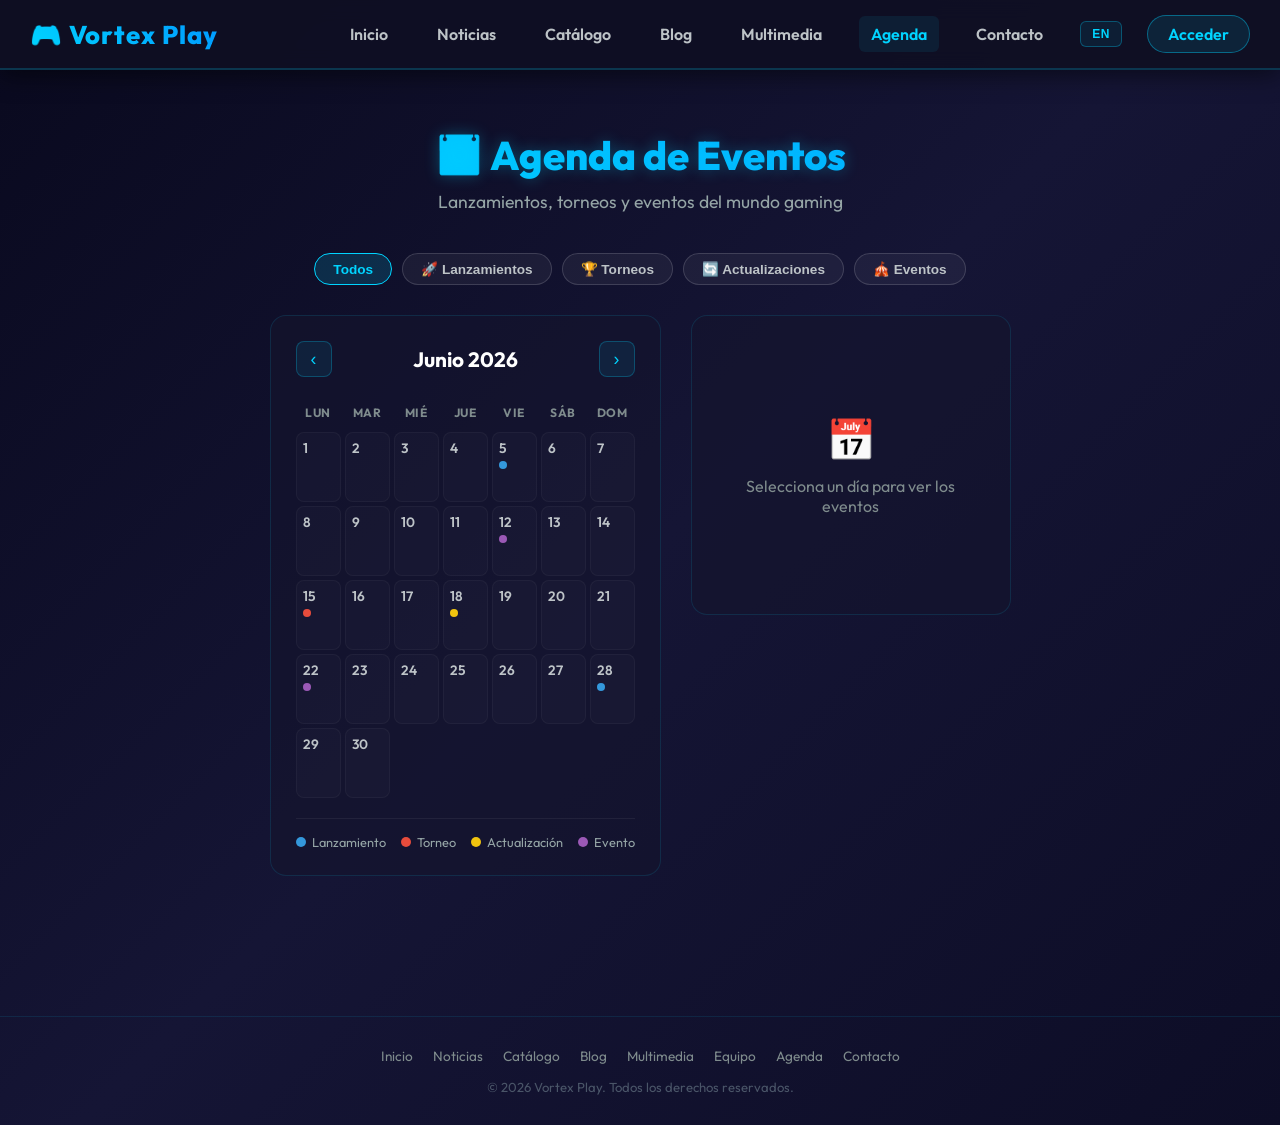
<file: pages/agenda.html>
<!DOCTYPE html>
<html lang="es">
<head>
    <meta charset="UTF-8">
    <meta name="viewport" content="width=device-width, initial-scale=1.0">
    <title>Agenda - Vortex Play</title>
    <link rel="stylesheet" href="../css/styles.css">
    <script src="../js/common.js"></script>
</head>
<body>
    <nav class="navbar"></nav>

    <div class="agenda-container">
        <header class="agenda-header">
            <h1 data-i18n="agenda.header.title">📅 Agenda de Eventos</h1>
            <p data-i18n="agenda.header.subtitle">Lanzamientos, torneos y eventos del mundo gaming</p>
        </header>

        <div class="agenda-filters" id="agendaFilters">
            <button class="filter-btn active" data-type="all" data-i18n="agenda.filter.all">Todos</button>
            <button class="filter-btn" data-type="launch" data-i18n="agenda.filter.launch">🚀 Lanzamientos</button>
            <button class="filter-btn" data-type="tournament" data-i18n="agenda.filter.tournament">🏆 Torneos</button>
            <button class="filter-btn" data-type="update" data-i18n="agenda.filter.update">🔄 Actualizaciones</button>
            <button class="filter-btn" data-type="event" data-i18n="agenda.filter.event">🎪 Eventos</button>
        </div>

        <div class="agenda-layout">
            <div class="calendar-panel">
                <div class="calendar-nav">
                    <button class="btn-cal-nav" id="btnPrevMonth">&#8249;</button>
                    <h2 id="calendarTitle">Cargando...</h2>
                    <button class="btn-cal-nav" id="btnNextMonth">&#8250;</button>
                </div>

                <div class="calendar-weekdays">
                    <div class="calendar-weekday" data-i18n="agenda.weekday.mon">Lun</div>
                    <div class="calendar-weekday" data-i18n="agenda.weekday.tue">Mar</div>
                    <div class="calendar-weekday" data-i18n="agenda.weekday.wed">Mié</div>
                    <div class="calendar-weekday" data-i18n="agenda.weekday.thu">Jue</div>
                    <div class="calendar-weekday" data-i18n="agenda.weekday.fri">Vie</div>
                    <div class="calendar-weekday" data-i18n="agenda.weekday.sat">Sáb</div>
                    <div class="calendar-weekday" data-i18n="agenda.weekday.sun">Dom</div>
                </div>

                <div class="calendar-grid" id="calendarGrid"></div>

                <div class="legend">
                    <div class="legend-item"><div class="legend-dot" style="background:#3498db;"></div><span data-i18n="agenda.legend.launch">Lanzamiento</span></div>
                    <div class="legend-item"><div class="legend-dot" style="background:#e74c3c;"></div><span data-i18n="agenda.legend.tournament">Torneo</span></div>
                    <div class="legend-item"><div class="legend-dot" style="background:#f1c40f;"></div><span data-i18n="agenda.legend.update">Actualización</span></div>
                    <div class="legend-item"><div class="legend-dot" style="background:#9b59b6;"></div><span data-i18n="agenda.legend.event">Evento</span></div>
                </div>
            </div>

            <div class="detail-panel empty-state" id="detailPanel">
                <span>📅</span>
                <p data-i18n="agenda.empty">Selecciona un día para ver los eventos</p>
            </div>
        </div>
    </div>

    <footer class="main-footer">
        <p data-i18n="footer.rights">&copy; 2026 Vortex Play & Services Ecosystem. Todos los derechos reservados.</p>
    </footer>

    <script src="../js/lang.js"></script>
    <script src="../js/agenda.js"></script>
</body>
</html>
</file>
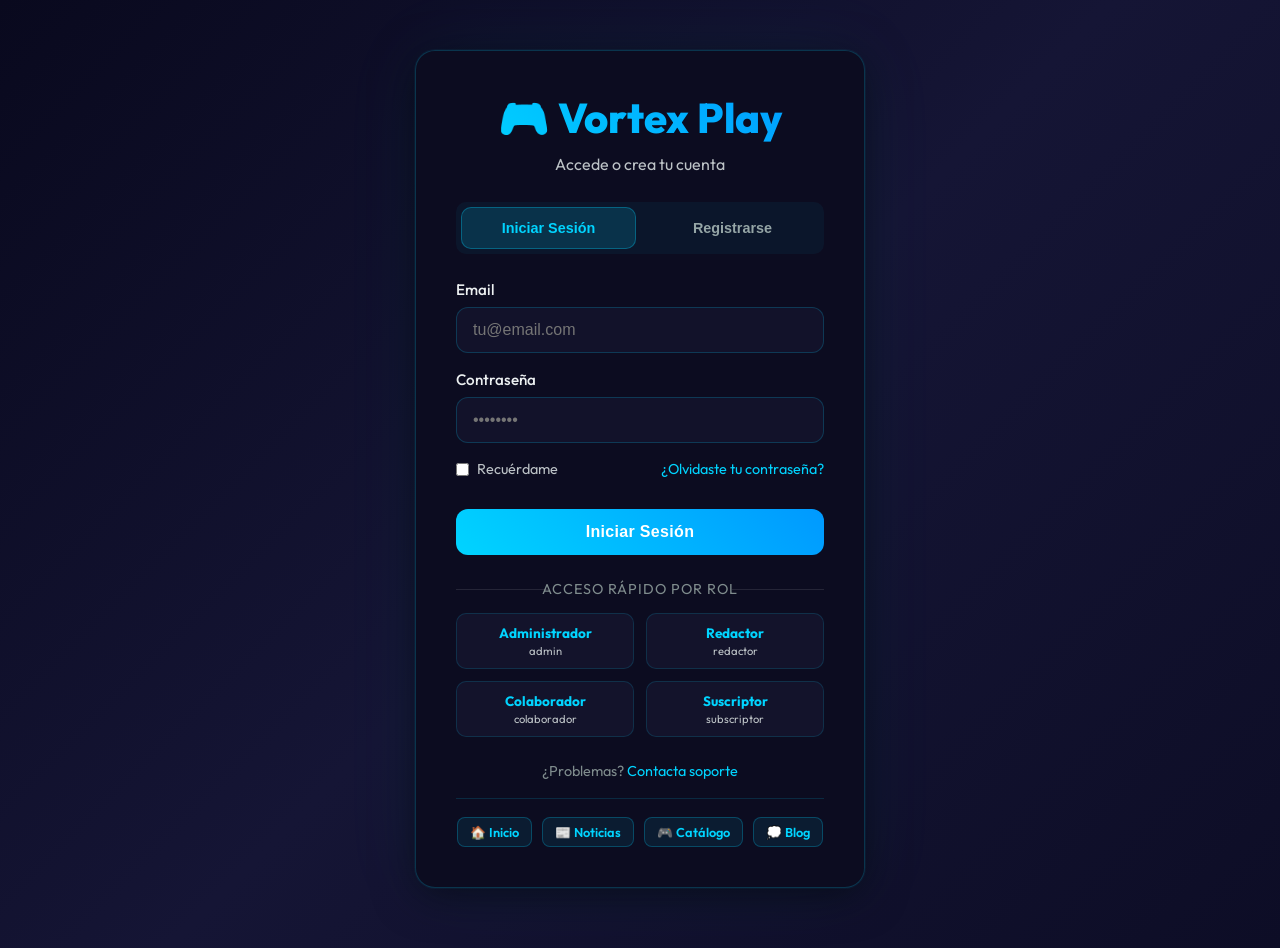
<file: pages/auth.html>
<!DOCTYPE html>
<html lang="es">
<head>
    <meta charset="UTF-8">
    <meta name="viewport" content="width=device-width, initial-scale=1.0">
    <title>Acceder - Vortex Play</title>
    <link rel="stylesheet" href="../css/styles.css">
    <script src="../js/common.js"></script>
</head>
<body class="auth-body">

    <div class="auth-page-wrapper">
        <div class="auth-card">

            <div class="auth-header">
                <h1>🎮 Vortex Play</h1>
                <p data-i18n="auth.header.subtitle">Accede o crea tu cuenta</p>
            </div>

            <div class="auth-toggle">
                <button class="toggle-btn active" id="loginToggle" data-i18n="auth.toggle.login">Iniciar Sesión</button>
                <button class="toggle-btn" id="registerToggle" data-i18n="auth.toggle.register">Registrarse</button>
            </div>

            <!-- ── Login ── -->
            <form class="auth-form active" id="loginForm" novalidate>
                <div class="form-group">
                    <label for="loginEmail" data-i18n="auth.login.email">Email</label>
                    <input type="email" id="loginEmail" name="email" required
                           placeholder="tu@email.com" data-i18n-placeholder="contact.placeholder.email" autocomplete="email">
                    <span class="error-msg"></span>
                </div>

                <div class="form-group">
                    <label for="loginPassword" data-i18n="auth.login.password">Contraseña</label>
                    <input type="password" id="loginPassword" name="password" required
                           placeholder="••••••••" autocomplete="current-password">
                    <span class="error-msg"></span>
                </div>

                <div class="form-options">
                    <label class="remember-me">
                        <input type="checkbox" name="remember">
                        <span data-i18n="auth.login.remember">Recuérdame</span>
                    </label>
                    <a href="#" class="forgot-password" data-i18n="auth.login.forgot">¿Olvidaste tu contraseña?</a>
                </div>

                <button type="submit" class="btn-submit" data-i18n="auth.login.submit">Iniciar Sesión</button>

                <div class="quick-login-title" data-i18n="auth.quick.title">Acceso Rápido por Rol</div>
                <div class="quick-login-grid">
                    <div class="quick-login-card"
                         data-email="carlos@gamehub.com"
                         data-password="admin">
                        <div class="role-title" data-i18n="auth.quick.admin">Administrador</div>
                        <div class="role-desc">admin</div>
                    </div>
                    <div class="quick-login-card"
                         data-email="hector@gamehub.com"
                         data-password="redactor">
                        <div class="role-title" data-i18n="auth.quick.writer">Redactor</div>
                        <div class="role-desc">redactor</div>
                    </div>
                    <div class="quick-login-card"
                         data-email="conesa@gamehub.com"
                         data-password="colaborador">
                        <div class="role-title" data-i18n="auth.quick.collaborator">Colaborador</div>
                        <div class="role-desc">colaborador</div>
                    </div>
                    <div class="quick-login-card"
                         data-email="pepe@gamehub.com"
                         data-password="subscriptor">
                        <div class="role-title" data-i18n="auth.quick.subscriber">Suscriptor</div>
                        <div class="role-desc">subscriptor</div>
                    </div>
                </div>
            </form>

            <!-- ── Registro ── -->
            <form class="auth-form" id="registerForm" novalidate>
                <div class="form-group">
                    <label for="registerName" data-i18n="auth.register.name">Nombre Completo</label>
                    <input type="text" id="registerName" name="name" required
                           placeholder="Tu nombre completo" data-i18n-placeholder="auth.placeholder.name" autocomplete="name">
                    <span class="error-msg"></span>
                </div>

                <div class="form-group">
                    <label for="registerEmail" data-i18n="auth.register.email">Email</label>
                    <input type="email" id="registerEmail" name="email" required
                           placeholder="tu@email.com" data-i18n-placeholder="contact.placeholder.email" autocomplete="email">
                    <span class="error-msg"></span>
                </div>

                <div class="form-group">
                    <label for="registerPassword" data-i18n="auth.register.password">Contraseña</label>
                    <input type="password" id="registerPassword" name="password" required
                           placeholder="Mínimo 8 caracteres" data-i18n-placeholder="auth.placeholder.password_min" autocomplete="new-password">
                    <span class="error-msg"></span>
                </div>

                <div class="form-group">
                    <label for="registerConfirm" data-i18n="auth.register.confirm">Confirmar Contraseña</label>
                    <input type="password" id="registerConfirm" name="confirm" required
                           placeholder="Repite tu contraseña" data-i18n-placeholder="auth.placeholder.confirm" autocomplete="new-password">
                    <span class="error-msg"></span>
                </div>

                <div class="form-group">
                    <label for="registerRole" data-i18n="auth.register.role">Tipo de Cuenta</label>
                    <select id="registerRole" name="role">
                        <option value="subscriber" data-i18n="auth.register.role.subscriber">Suscriptor (por defecto)</option>
                        <option value="collaborator" data-i18n="auth.register.role.collaborator">Colaborador</option>
                        <option value="writer" data-i18n="auth.register.role.writer">Redactor (requiere invitación)</option>
                    </select>
                </div>

                <label class="terms-check">
                    <input type="checkbox" name="terms" required>
                    <span data-i18n-html="auth.register.terms">Acepto los <a href="#" style="color:#00d4ff;">términos y condiciones</a></span>
                </label>

                <button type="submit" class="btn-submit" data-i18n="auth.register.submit">Crear Cuenta</button>
            </form>

            <div class="auth-footer">
                <p data-i18n-html="auth.footer.problems">¿Problemas? <a href="contact.html">Contacta soporte</a></p>
                <nav class="auth-quick-links" aria-label="Navegación rápida">
                    <a href="index.html">🏠 Inicio</a>
                    <a href="news.html">📰 Noticias</a>
                    <a href="games.html">🎮 Catálogo</a>
                    <a href="blog.html">💭 Blog</a>
                </nav>
            </div>

        </div>
    </div>

    <script src="../js/lang.js"></script>
    <script src="../js/auth.js"></script>
</body>
</html>
</file>
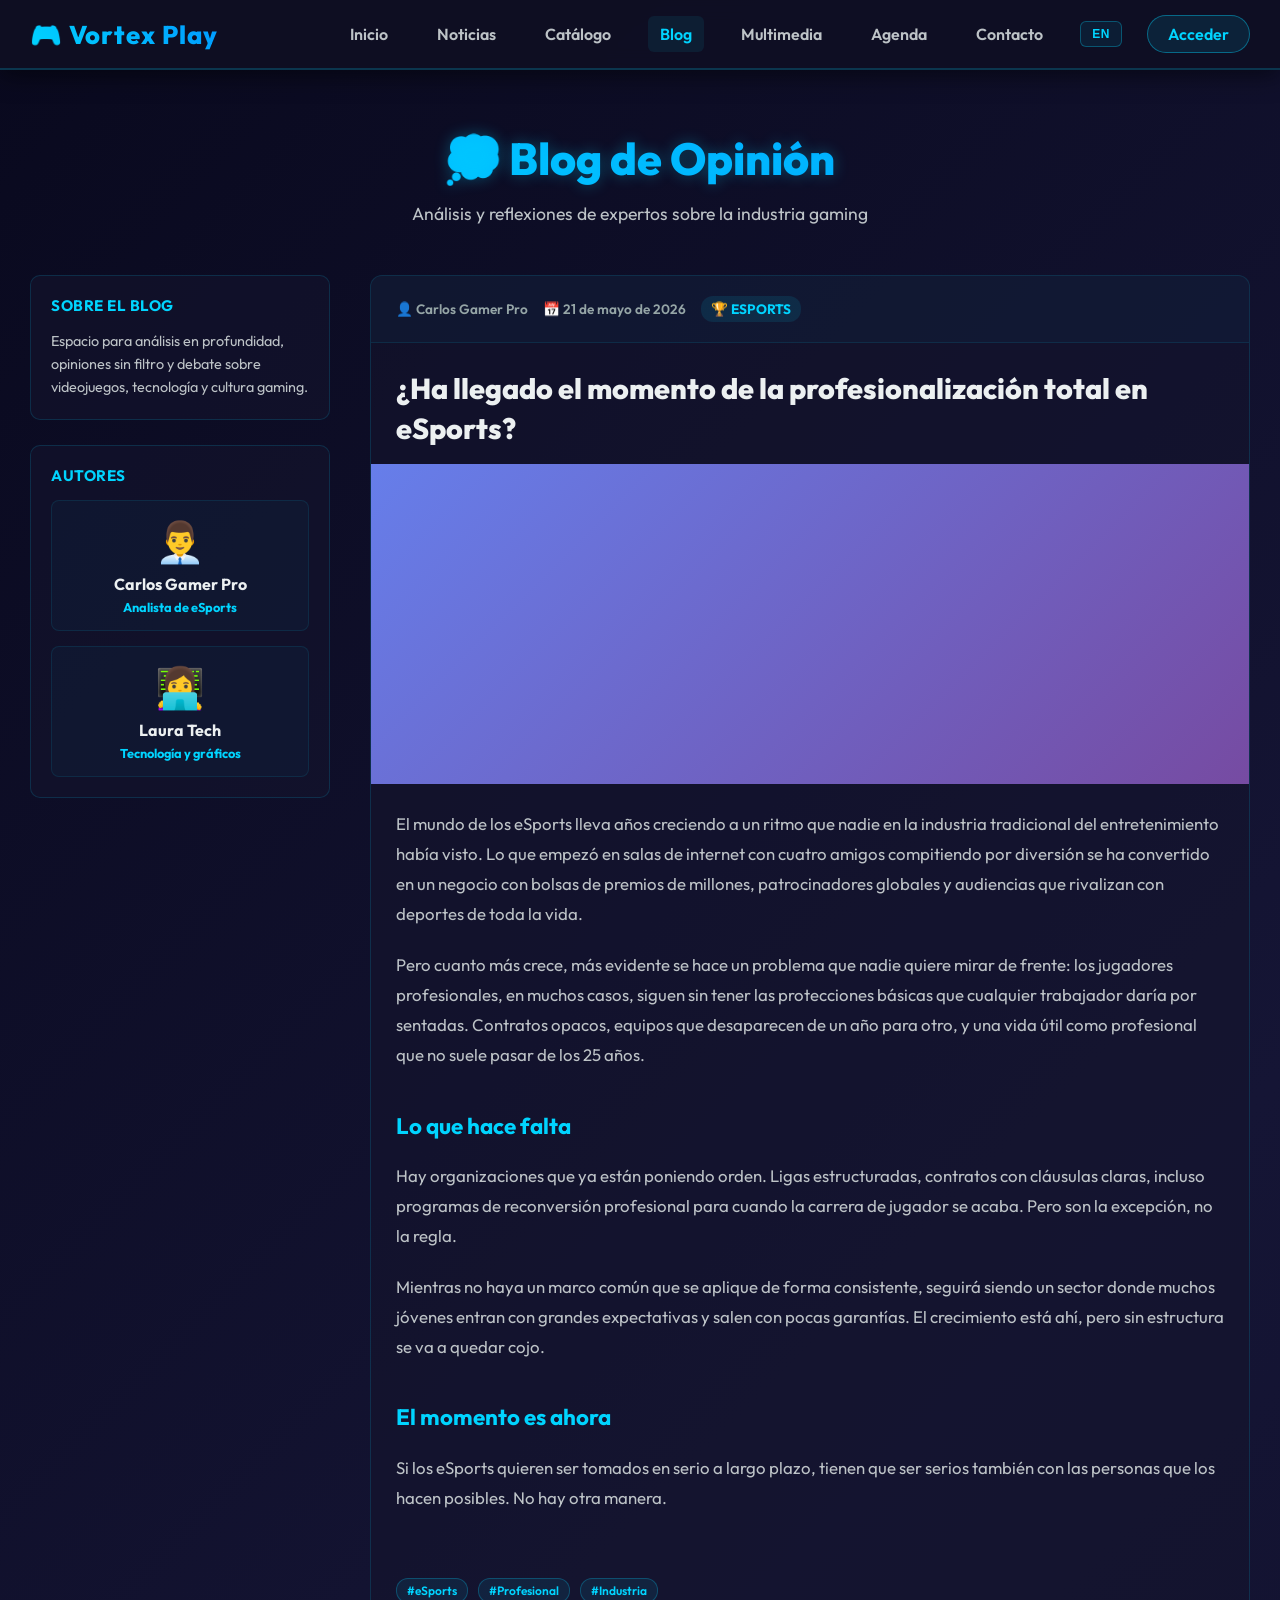
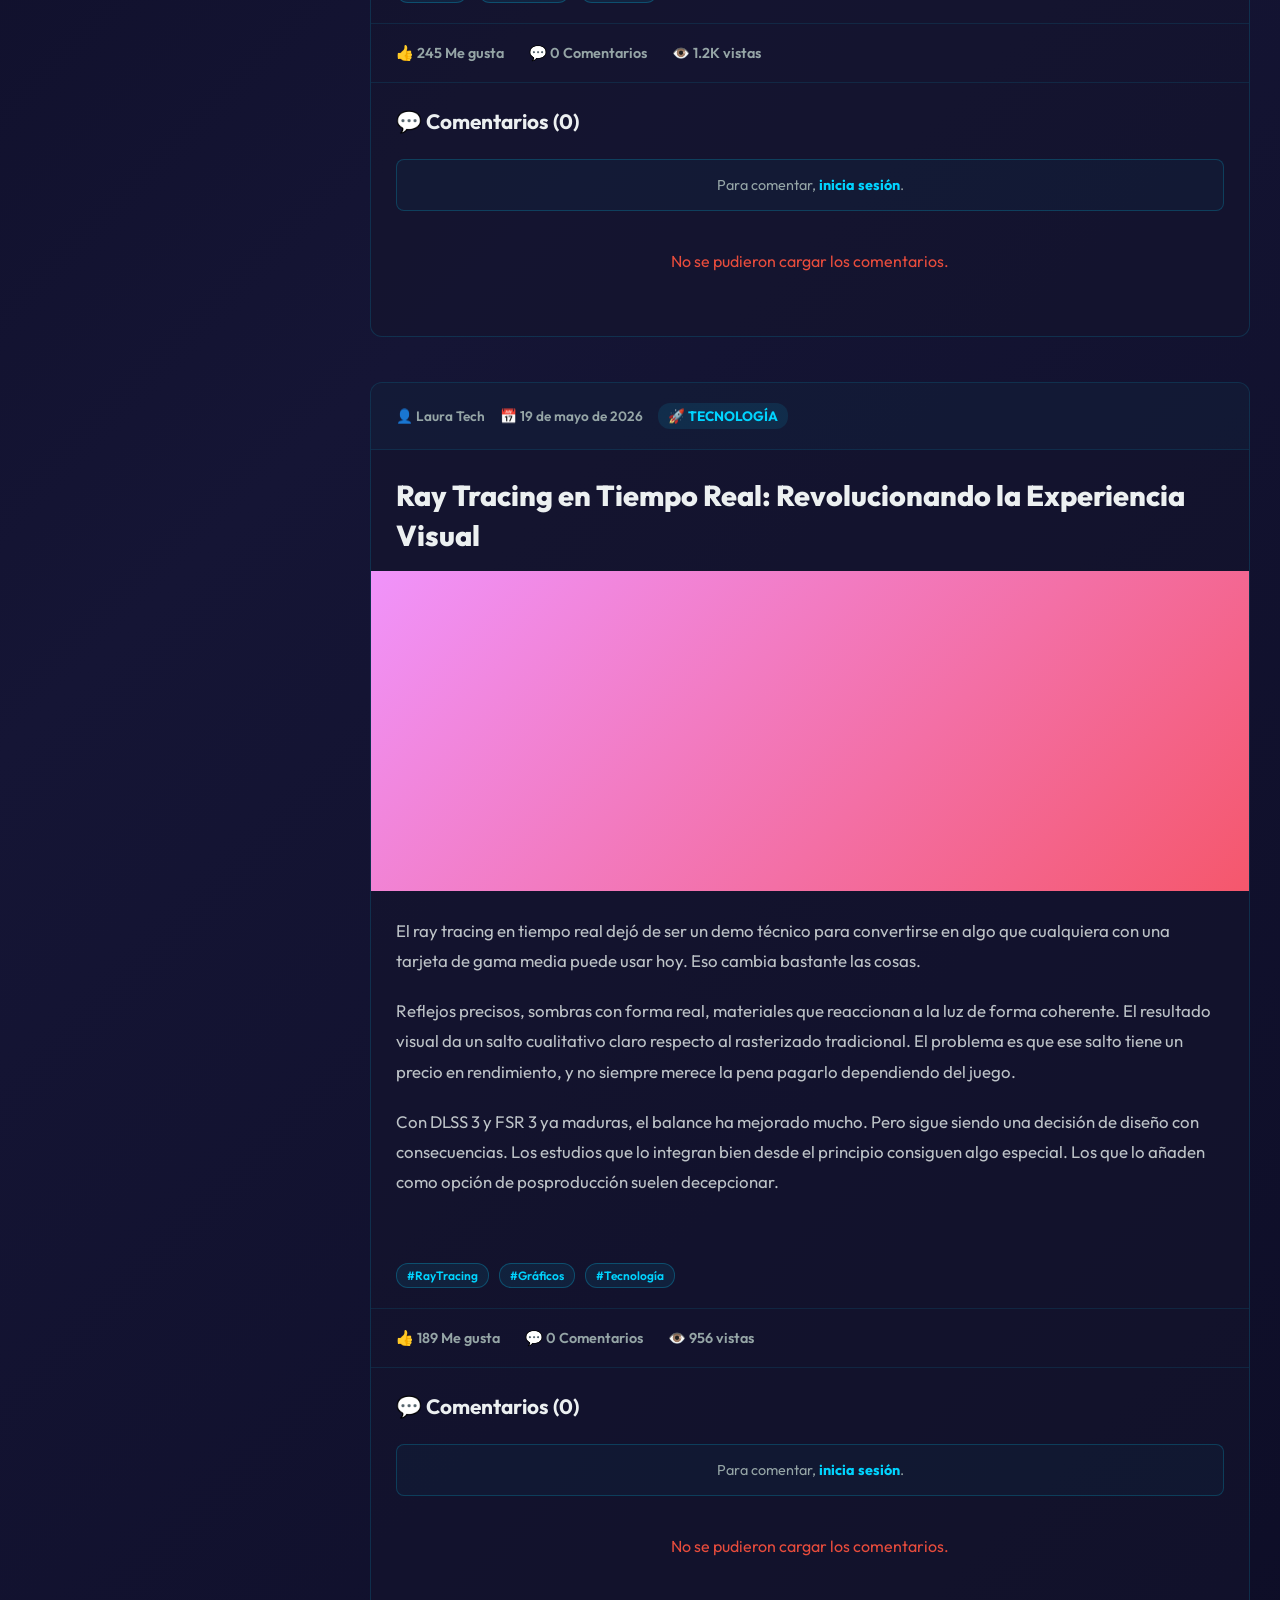
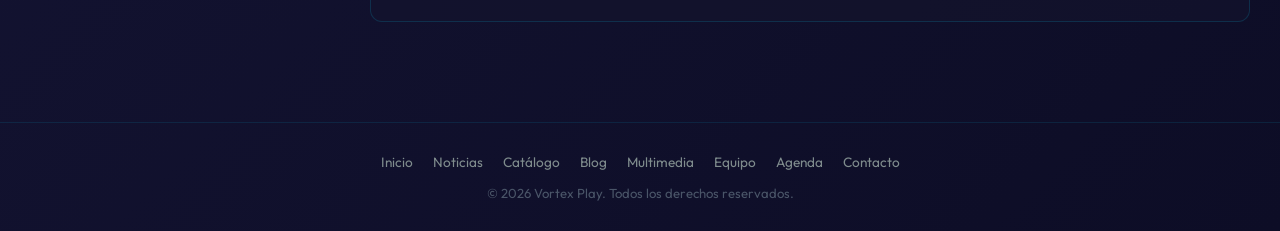
<file: pages/blog.html>
<!DOCTYPE html>
<html lang="es">
<head>
    <meta charset="UTF-8">
    <meta name="viewport" content="width=device-width, initial-scale=1.0">
    <title>Blog - Vortex Play</title>
    <link rel="stylesheet" href="../css/styles.css">
    <script src="../js/common.js"></script>
</head>
<body>
    <nav class="navbar"></nav>

    <div class="blog-container">
        <header class="blog-header">
            <h1 data-i18n="blog.header.title">💭 Blog de Opinión</h1>
            <p data-i18n="blog.header.subtitle">Análisis y reflexiones de expertos sobre la industria gaming</p>
        </header>

        <div class="blog-content">
            <aside class="blog-sidebar">
                <div class="about-section">
                    <h3 data-i18n="blog.sidebar.about_title">Sobre el Blog</h3>
                    <p data-i18n="blog.sidebar.about_text">Espacio para análisis en profundidad, opiniones sin filtro y debate sobre videojuegos, tecnología y cultura gaming.</p>
                </div>

                <div class="featured-authors">
                    <h3 data-i18n="blog.sidebar.authors">Autores</h3>
                    <div class="author-list">
                        <div class="author-card">
                            <div class="author-avatar">👨‍💼</div>
                            <h4>Carlos Gamer Pro</h4>
                            <p data-i18n="blog.author1.role">Analista de eSports</p>
                        </div>
                        <div class="author-card">
                            <div class="author-avatar">👩‍💻</div>
                            <h4>Laura Tech</h4>
                            <p data-i18n="blog.author2.role">Tecnología y gráficos</p>
                        </div>
                    </div>
                </div>
            </aside>

            <main class="blog-posts">
                <article class="blog-post" data-blog-id="1">
                    <div class="post-header">
                        <span class="post-author">👤 Carlos Gamer Pro</span>
                        <span class="post-date">📅 21 de mayo de 2026</span>
                        <span class="post-category">🏆 Esports</span>
                    </div>

                    <h2 class="post-title">¿Ha llegado el momento de la profesionalización total en eSports?</h2>

                    <div class="post-image" style="background: linear-gradient(135deg, #667eea 0%, #764ba2 100%);"></div>

                    <div class="post-content">
                        <p>El mundo de los eSports lleva años creciendo a un ritmo que nadie en la industria tradicional del entretenimiento había visto. Lo que empezó en salas de internet con cuatro amigos compitiendo por diversión se ha convertido en un negocio con bolsas de premios de millones, patrocinadores globales y audiencias que rivalizan con deportes de toda la vida.</p>

                        <p>Pero cuanto más crece, más evidente se hace un problema que nadie quiere mirar de frente: los jugadores profesionales, en muchos casos, siguen sin tener las protecciones básicas que cualquier trabajador daría por sentadas. Contratos opacos, equipos que desaparecen de un año para otro, y una vida útil como profesional que no suele pasar de los 25 años.</p>

                        <h3>Lo que hace falta</h3>
                        <p>Hay organizaciones que ya están poniendo orden. Ligas estructuradas, contratos con cláusulas claras, incluso programas de reconversión profesional para cuando la carrera de jugador se acaba. Pero son la excepción, no la regla.</p>

                        <p>Mientras no haya un marco común que se aplique de forma consistente, seguirá siendo un sector donde muchos jóvenes entran con grandes expectativas y salen con pocas garantías. El crecimiento está ahí, pero sin estructura se va a quedar cojo.</p>

                        <h3>El momento es ahora</h3>
                        <p>Si los eSports quieren ser tomados en serio a largo plazo, tienen que ser serios también con las personas que los hacen posibles. No hay otra manera.</p>
                    </div>

                    <div class="post-tags">
                        <span class="tag">#eSports</span>
                        <span class="tag">#Profesional</span>
                        <span class="tag">#Industria</span>
                    </div>

                    <div class="post-stats">
                        <span id="likes-blog_1">👍 245 Me gusta</span>
                        <span class="comments-count-badge">💬 <span class="post-comment-count">0</span> Comentarios</span>
                        <span>👁️ 1.2K vistas</span>
                    </div>

                    <div class="comments-section">
                        <h3>💬 <span data-i18n="comment.section">Comentarios</span> (<span class="comments-count">0</span>)</h3>
                        <div class="comment-form-container"></div>
                        <div class="comments-list"></div>
                        <button class="btn-load-more" style="display:none;">Cargar más comentarios</button>
                    </div>
                </article>

                <article class="blog-post" data-blog-id="2">
                    <div class="post-header">
                        <span class="post-author">👤 Laura Tech</span>
                        <span class="post-date">📅 19 de mayo de 2026</span>
                        <span class="post-category">🚀 Tecnología</span>
                    </div>

                    <h2 class="post-title">Ray Tracing en Tiempo Real: Revolucionando la Experiencia Visual</h2>

                    <div class="post-image" style="background: linear-gradient(135deg, #f093fb 0%, #f5576c 100%);"></div>

                    <div class="post-content">
                        <p>El ray tracing en tiempo real dejó de ser un demo técnico para convertirse en algo que cualquiera con una tarjeta de gama media puede usar hoy. Eso cambia bastante las cosas.</p>

                        <p>Reflejos precisos, sombras con forma real, materiales que reaccionan a la luz de forma coherente. El resultado visual da un salto cualitativo claro respecto al rasterizado tradicional. El problema es que ese salto tiene un precio en rendimiento, y no siempre merece la pena pagarlo dependiendo del juego.</p>

                        <p>Con DLSS 3 y FSR 3 ya maduras, el balance ha mejorado mucho. Pero sigue siendo una decisión de diseño con consecuencias. Los estudios que lo integran bien desde el principio consiguen algo especial. Los que lo añaden como opción de posproducción suelen decepcionar.</p>
                    </div>

                    <div class="post-tags">
                        <span class="tag">#RayTracing</span>
                        <span class="tag">#Gráficos</span>
                        <span class="tag">#Tecnología</span>
                    </div>

                    <div class="post-stats">
                        <span id="likes-blog_2">👍 189 Me gusta</span>
                        <span class="comments-count-badge">💬 <span class="post-comment-count">0</span> Comentarios</span>
                        <span>👁️ 956 vistas</span>
                    </div>

                    <div class="comments-section">
                        <h3>💬 <span data-i18n="comment.section">Comentarios</span> (<span class="comments-count">0</span>)</h3>
                        <div class="comment-form-container"></div>
                        <div class="comments-list"></div>
                    </div>
                </article>
            </main>
        </div>
    </div>

    <footer class="main-footer">
        <p data-i18n="footer.rights">&copy; 2026 Vortex Play & Services Ecosystem. Todos los derechos reservados.</p>
    </footer>

    <script src="../js/lang.js"></script>
    <script src="../js/blog.js"></script>
</body>
</html>
</file>
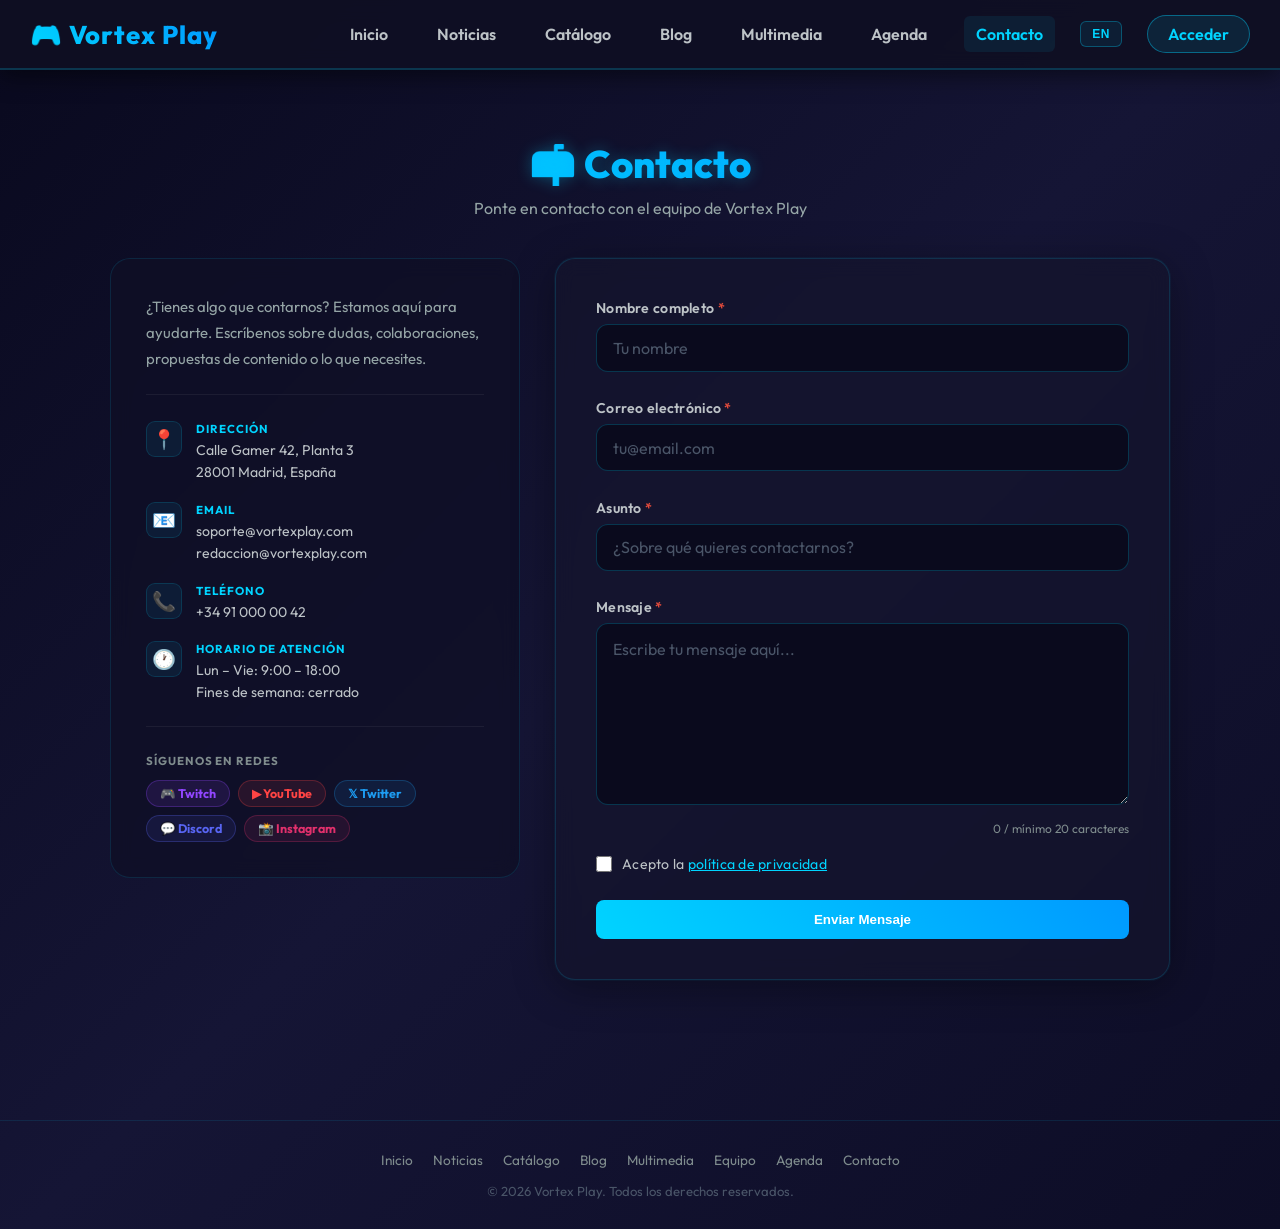
<file: pages/contact.html>
<!DOCTYPE html>
<html lang="es">
<head>
    <meta charset="UTF-8">
    <meta name="viewport" content="width=device-width, initial-scale=1.0">
    <title>Contacto - Vortex Play</title>
    <link rel="stylesheet" href="../css/styles.css">
    <script src="../js/common.js"></script>
</head>
<body>
    <nav class="navbar"></nav>

    <div class="contact-container">

        <header class="contact-header">
            <h1 data-i18n="contact.header.title">📬 Contacto</h1>
            <p data-i18n="contact.header.subtitle">Ponte en contacto con el equipo de Vortex Play</p>
        </header>

        <div class="contact-layout">

            <!-- ══ Columna izquierda: información ══ -->
            <aside class="contact-info-panel">

                <p class="contact-panel-intro">¿Tienes algo que contarnos? Estamos aquí para ayudarte. Escríbenos sobre dudas, colaboraciones, propuestas de contenido o lo que necesites.</p>

                <div class="contact-detail-list">

                    <div class="contact-detail-item">
                        <span class="cdi-icon">📍</span>
                        <div class="cdi-body">
                            <h4>Dirección</h4>
                            <p>Calle Gamer 42, Planta 3<br>28001 Madrid, España</p>
                        </div>
                    </div>

                    <div class="contact-detail-item">
                        <span class="cdi-icon">📧</span>
                        <div class="cdi-body">
                            <h4>Email</h4>
                            <p>soporte@vortexplay.com<br>redaccion@vortexplay.com</p>
                        </div>
                    </div>

                    <div class="contact-detail-item">
                        <span class="cdi-icon">📞</span>
                        <div class="cdi-body">
                            <h4>Teléfono</h4>
                            <p>+34 91 000 00 42</p>
                        </div>
                    </div>

                    <div class="contact-detail-item">
                        <span class="cdi-icon">🕐</span>
                        <div class="cdi-body">
                            <h4>Horario de atención</h4>
                            <p>Lun – Vie: 9:00 – 18:00<br>Fines de semana: cerrado</p>
                        </div>
                    </div>

                </div>

                <div class="contact-socials">
                    <p class="socials-title">Síguenos en redes</p>
                    <div class="socials-grid">
                        <a href="#" class="social-pill twitch">🎮 Twitch</a>
                        <a href="#" class="social-pill youtube">▶ YouTube</a>
                        <a href="#" class="social-pill twitter">𝕏 Twitter</a>
                        <a href="#" class="social-pill discord">💬 Discord</a>
                        <a href="#" class="social-pill instagram">📸 Instagram</a>
                    </div>
                </div>

            </aside>

            <!-- ══ Columna derecha: formulario ══ -->
            <div class="contact-card">

                <form id="contactForm" class="contact-form" novalidate>

                    <div class="form-group">
                        <label for="contactName">
                            <span data-i18n="contact.label.name">Nombre completo</span>
                            <span style="color:#e74c3c;"> *</span>
                        </label>
                        <input type="text" id="contactName" class="form-input"
                               placeholder="Tu nombre"
                               data-i18n-placeholder="contact.placeholder.name"
                               autocomplete="name">
                        <span class="contact-error" id="err-name"></span>
                    </div>

                    <div class="form-group">
                        <label for="contactEmail">
                            <span data-i18n="contact.label.email">Correo electrónico</span>
                            <span style="color:#e74c3c;"> *</span>
                        </label>
                        <input type="email" id="contactEmail" class="form-input"
                               placeholder="tu@email.com"
                               data-i18n-placeholder="contact.placeholder.email"
                               autocomplete="email">
                        <span class="contact-error" id="err-email"></span>
                    </div>

                    <div class="form-group">
                        <label for="contactSubject">
                            <span data-i18n="contact.label.subject">Asunto</span>
                            <span style="color:#e74c3c;"> *</span>
                        </label>
                        <input type="text" id="contactSubject" class="form-input"
                               placeholder="¿Sobre qué quieres contactarnos?"
                               data-i18n-placeholder="contact.placeholder.subject">
                        <span class="contact-error" id="err-subject"></span>
                    </div>

                    <div class="form-group">
                        <label for="contactMessage">
                            <span data-i18n="contact.label.message">Mensaje</span>
                            <span style="color:#e74c3c;"> *</span>
                        </label>
                        <textarea id="contactMessage" class="form-input" rows="6"
                                  placeholder="Escribe tu mensaje aquí..."
                                  data-i18n-placeholder="contact.placeholder.message"></textarea>
                        <span class="contact-error" id="err-message"></span>
                    </div>

                    <div class="form-group">
                        <label style="display:flex; align-items:center; gap:10px; cursor:pointer; font-weight:400; color:#bdc3c7;">
                            <input type="checkbox" id="contactTerms" style="width:16px; height:16px; cursor:pointer; accent-color:#00d4ff;">
                            <span data-i18n-html="contact.terms">Acepto la <a href="#" style="color:#00d4ff;">política de privacidad</a></span>
                        </label>
                        <span class="contact-error" id="err-terms"></span>
                    </div>

                    <button type="submit" class="btn-primary" id="btnContactSubmit"
                            data-i18n="contact.submit"
                            style="width:100%; margin-top:8px;">
                        Enviar Mensaje
                    </button>

                </form>

                <div class="contact-success" id="contactSuccess">
                    <div style="font-size:2.2rem; margin-bottom:12px;">✅</div>
                    <p style="font-size:1.1rem;" data-i18n="contact.success.title">Mensaje enviado correctamente.</p>
                    <p style="font-weight:400; color:#95a5a6; margin-top:6px; font-size:0.9rem;" data-i18n="contact.success.subtitle">Te responderemos en menos de 48 horas.</p>
                </div>

            </div>

        </div>
    </div>

    <footer class="main-footer"></footer>

    <script src="../js/lang.js"></script>
    <script src="../js/contact.js"></script>
</body>
</html>
</file>
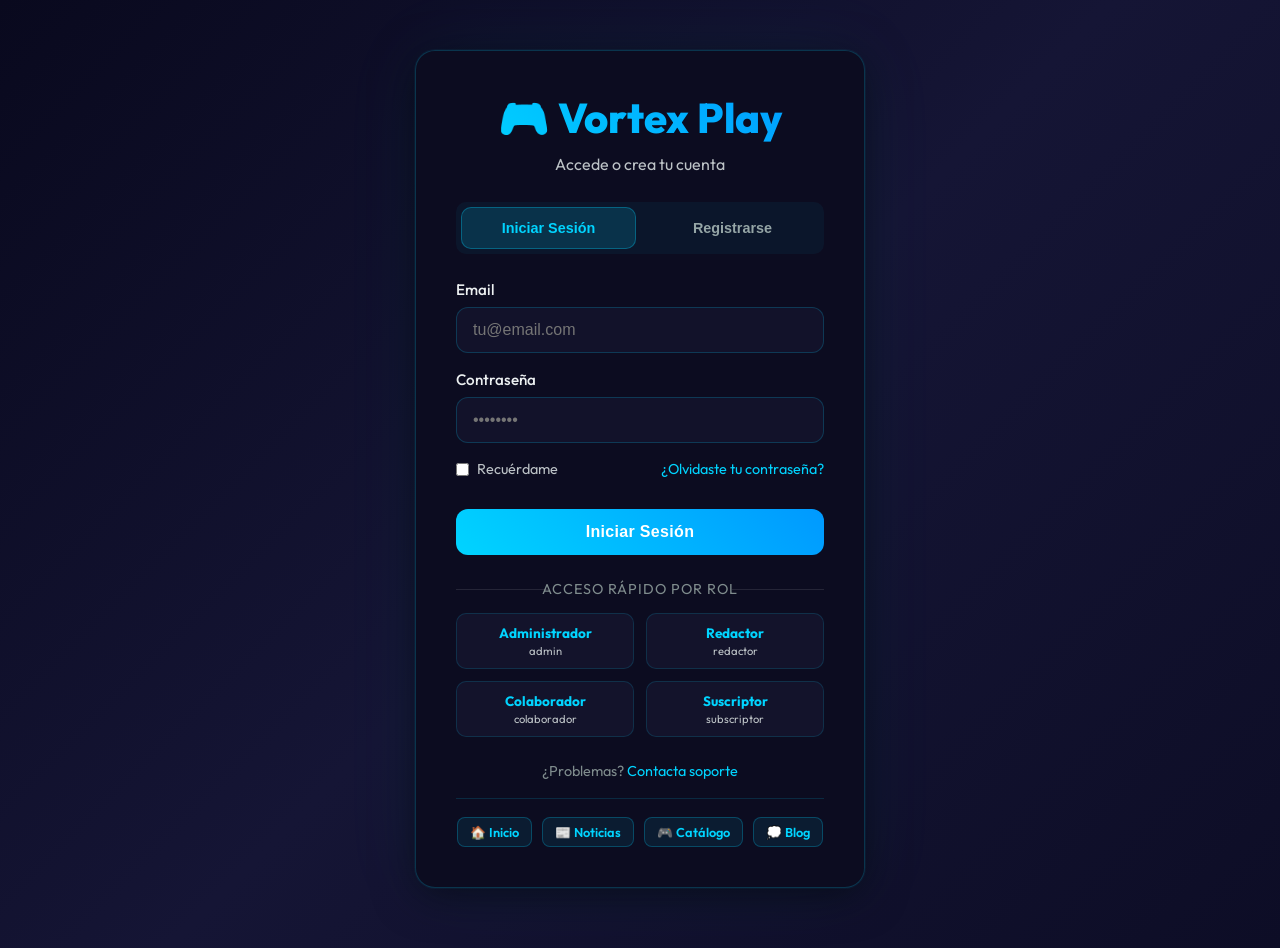
<file: pages/dashboard.html>
<!DOCTYPE html>
<html lang="es">
<head>
    <meta charset="UTF-8">
    <meta name="viewport" content="width=device-width, initial-scale=1.0">
    <title>Dashboard - Vortex Play</title>
    <link rel="stylesheet" href="../css/styles.css">
    <script src="../js/common.js"></script>
</head>
<body>
    <nav class="navbar"></nav>

    <div class="dashboard-container">
        <aside class="sidebar">
            <div class="user-profile">
                <div class="profile-avatar">
                    <span id="avatarInitial">U</span>
                </div>
                <h3 id="profileName">Usuario</h3>
                <p id="profileRole" class="profile-role">Suscriptor</p>
            </div>

            <nav class="sidebar-menu">
                <h4 data-i18n="dash.menu.main">Menú Principal</h4>
                <a href="#dashboard" class="sidebar-link active" data-section="dashboard" data-i18n="dash.menu.panel">📊 Panel General</a>
                <a href="#profile" class="sidebar-link" data-section="profile" data-i18n="dash.menu.profile">👤 Mi Perfil</a>
                <a href="#favorites" class="sidebar-link" data-section="favorites" data-i18n="dash.menu.favorites">⭐ Favoritos</a>
                <a href="#comments" class="sidebar-link" data-section="comments" data-i18n="dash.menu.comments">💬 Mis Comentarios</a>

                <div id="contentMenu" class="sidebar-section hidden">
                    <h4 data-i18n="dash.menu.content">Contenido</h4>
                    <a href="#news-create" class="sidebar-link" data-section="news-create" data-i18n="dash.menu.news_create">✍️ Crear Noticia</a>
                    <a href="#news-manage" class="sidebar-link hidden" id="linkNewsManage" data-section="news-manage" data-i18n="dash.menu.news_manage">📝 Gestionar Noticias</a>
                </div>

                <div id="adminMenu" class="sidebar-section hidden">
                    <h4 data-i18n="dash.menu.admin">Administración</h4>
                    <a href="#users-manage" class="sidebar-link" data-section="users-manage" data-i18n="dash.menu.users">👥 Gestionar Usuarios</a>
                    <a href="#reports" class="sidebar-link" data-section="reports" data-i18n="dash.menu.reports">📈 Reportes</a>
                    <a href="#settings" class="sidebar-link" data-section="settings" data-i18n="dash.menu.settings">⚙️ Configuración</a>
                </div>
            </nav>
        </aside>

        <main class="dashboard-content">
            <section id="dashboard-section" class="content-section active">
                <div class="section-header">
                    <h1 data-i18n="dash.panel.title">Panel de Control</h1>
                    <p id="roleWelcome">Bienvenido a Vortex Play</p>
                </div>

                <div class="dashboard-grid">
                    <div class="stat-card">
                        <div class="stat-icon">📰</div>
                        <div class="stat-info">
                            <h3 data-i18n="dash.stat.news">Noticias</h3>
                            <p class="stat-number" id="statNewsCount">0</p>
                        </div>
                    </div>
                    <div class="stat-card">
                        <div class="stat-icon">⭐</div>
                        <div class="stat-info">
                            <h3 data-i18n="dash.stat.favorites">Favoritos</h3>
                            <p class="stat-number" id="statFavCount">0</p>
                        </div>
                    </div>
                    <div class="stat-card">
                        <div class="stat-icon">💬</div>
                        <div class="stat-info">
                            <h3 data-i18n="dash.stat.comments">Comentarios</h3>
                            <p class="stat-number" id="statCommentsCount">0</p>
                        </div>
                    </div>
                    <div class="stat-card">
                        <div class="stat-icon">🏆</div>
                        <div class="stat-info">
                            <h3 data-i18n="dash.stat.role">Rol</h3>
                            <p class="stat-number" style="font-size: 1.5rem;" id="statUserRole">Suscriptor</p>
                        </div>
                    </div>
                </div>

                <div class="recent-activity">
                    <h2 data-i18n="dash.activity.title">Actividad Reciente</h2>
                    <div class="activity-list" id="recentActivityList"></div>
                </div>
            </section>

            <section id="profile-section" class="content-section">
                <div class="section-header">
                    <h1 data-i18n="dash.profile.title">Mi Perfil</h1>
                </div>

                <form id="profileForm" class="profile-form">
                    <div class="form-group">
                        <label data-i18n="dash.profile.name">Nombre Completo</label>
                        <input type="text" id="profileFormName" class="form-input" required>
                    </div>
                    <div class="form-group">
                        <label data-i18n="dash.profile.email">Email (no modificable)</label>
                        <input type="email" id="profileFormEmail" class="form-input" readonly disabled>
                    </div>
                    <div class="form-group">
                        <label data-i18n="dash.profile.role">Rol actual</label>
                        <input type="text" id="profileFormRole" class="form-input" readonly disabled>
                    </div>
                    <div class="form-group">
                        <label data-i18n="dash.profile.bio">Biografía (opcional)</label>
                        <textarea id="profileFormBio" class="form-input" rows="4" placeholder="Cuéntanos sobre ti..." data-i18n-placeholder="dash.profile.placeholder_bio"></textarea>
                    </div>
                    <button type="submit" class="btn-primary" data-i18n="dash.profile.save">Guardar Cambios</button>
                </form>
            </section>

            <section id="favorites-section" class="content-section">
                <div class="section-header">
                    <h1 data-i18n="dash.favorites.title">Juegos Favoritos</h1>
                </div>
                <div class="favorites-grid" id="dashboardFavoritesGrid"></div>
            </section>

            <section id="comments-section" class="content-section">
                <div class="section-header">
                    <h1>Mis Comentarios</h1>
                    <p>Gestiona los comentarios que has publicado</p>
                </div>
                <div class="comments-management">
                    <div id="userCommentsList" class="user-comments-list"></div>
                </div>
            </section>

            <section id="news-create-section" class="content-section">
                <div class="section-header">
                    <h1>Crear Nueva Noticia</h1>
                    <p id="newsCreateSubtitle">Escribe un artículo para la comunidad</p>
                </div>
                <form id="newsCreateForm" class="news-create-form">
                    <div class="form-group">
                        <label for="newsTitle">Título del Artículo</label>
                        <input type="text" id="newsTitle" class="form-input" placeholder="Ej: Avance exclusivo del próximo RPG del año" required>
                    </div>
                    <div class="form-row" style="display: flex; gap: 20px; flex-wrap: wrap;">
                        <div class="form-group" style="flex: 1; min-width: 200px;">
                            <label for="newsCategory">Categoría</label>
                            <select id="newsCategory" class="filter-select" style="background: rgba(10,10,25,0.8); border: 1px solid rgba(0,212,255,0.2); height: 44px;" required>
                                <option value="Esports">Esports</option>
                                <option value="Tecnología">Tecnología</option>
                                <option value="Tendencias">Tendencias</option>
                                <option value="Plataformas">Plataformas</option>
                                <option value="Streaming">Streaming</option>
                            </select>
                        </div>
                        <div class="form-group" style="flex: 1; min-width: 200px;">
                            <label>Imagen de portada</label>
                            <label class="news-image-upload-label" id="newsImageLabel" for="newsImageFile">
                                <span>📁</span><span id="newsImageLabelText">Seleccionar imagen…</span>
                            </label>
                            <input type="file" id="newsImageFile" accept="image/*" style="display:none;">
                            <div class="news-image-preview" id="newsImagePreview"></div>
                            <small id="newsImageHint" style="display:block; margin-top:6px; color:#7f8c8d; font-size:0.78rem;">Opcional · Máx. 1 MB · JPG, PNG, WebP</small>
                        </div>
                    </div>
                    <div class="form-group">
                        <label for="newsExcerpt">Resumen Corto</label>
                        <input type="text" id="newsExcerpt" class="form-input" placeholder="1 o 2 frases de introducción..." required>
                    </div>
                    <div class="form-group">
                        <label for="newsContent">Contenido</label>
                        <textarea id="newsContent" class="form-input" rows="8" placeholder="Escribe el cuerpo del artículo..." required></textarea>
                    </div>
                    <div style="display: flex; gap: 15px; margin-top: 20px;">
                        <button type="submit" id="btnPublishNews" class="btn-primary">Publicar Artículo</button>
                        <button type="button" id="btnSaveDraft" style="padding: 12px 24px; background: rgba(255,255,255,0.1); border: 1px solid rgba(255,255,255,0.2); color: #fff; border-radius: 8px; cursor: pointer; font-weight: 700; transition: all 0.3s ease;">Guardar Borrador</button>
                    </div>
                </form>
            </section>

            <section id="news-manage-section" class="content-section">
                <div class="section-header">
                    <h1>Gestionar Noticias</h1>
                    <p>Aprueba borradores o administra las noticias publicadas</p>
                </div>
                <div class="news-management-table" style="overflow-x: auto; margin-top: 20px;">
                    <table>
                        <thead>
                            <tr>
                                <th>Título</th>
                                <th>Autor</th>
                                <th>Estado</th>
                                <th>Fecha</th>
                                <th>Acciones</th>
                            </tr>
                        </thead>
                        <tbody id="newsManageTableBody"></tbody>
                    </table>
                </div>
            </section>

            <section id="users-manage-section" class="content-section">
                <div class="section-header">
                    <h1>Gestionar Usuarios</h1>
                    <p>Administra los roles de la plataforma</p>
                </div>
                <div class="users-management-table" style="overflow-x: auto; margin-top: 20px;">
                    <table>
                        <thead>
                            <tr>
                                <th>Nombre</th>
                                <th>Email</th>
                                <th>Rol</th>
                                <th>Acciones</th>
                            </tr>
                        </thead>
                        <tbody id="usersManageTableBody"></tbody>
                    </table>
                </div>
            </section>

            <section id="reports-section" class="content-section">
                <div class="section-header">
                    <h1>Reportes y Estadísticas</h1>
                    <p>Métricas generales de Vortex Play</p>
                </div>
                <div class="dashboard-grid">
                    <div class="stat-card">
                        <div class="stat-icon">📈</div>
                        <div class="stat-info">
                            <h3>Visitas Noticias</h3>
                            <p class="stat-number" id="reportViews">0</p>
                        </div>
                    </div>
                    <div class="stat-card">
                        <div class="stat-icon">👥</div>
                        <div class="stat-info">
                            <h3>Usuarios</h3>
                            <p class="stat-number" id="reportUsers">0</p>
                        </div>
                    </div>
                    <div class="stat-card">
                        <div class="stat-icon">📰</div>
                        <div class="stat-info">
                            <h3>Artículos</h3>
                            <p class="stat-number" id="reportNews">0</p>
                        </div>
                    </div>
                </div>
                <div class="recent-activity" style="margin-top: 30px;">
                    <h2>Distribución de Roles</h2>
                    <div id="userDistributionList" style="display: flex; gap: 20px; flex-wrap: wrap; margin-top: 15px;"></div>
                </div>
            </section>

            <section id="settings-section" class="content-section">
                <div class="section-header">
                    <h1>Configuración</h1>
                    <p>Ajustes globales de la plataforma</p>
                </div>
                <div class="profile-form">
                    <div class="form-group" style="margin-bottom: 20px;">
                        <label class="filter-label" style="display: flex; align-items: center; gap: 10px; cursor: pointer;">
                            <input type="checkbox" id="allowRegistration" checked style="width: 18px; height: 18px; cursor: pointer;">
                            Permitir nuevos registros
                        </label>
                    </div>
                    <div class="form-group" style="margin-bottom: 20px;">
                        <label class="filter-label" style="display: flex; align-items: center; gap: 10px; cursor: pointer;">
                            <input type="checkbox" id="allowComments" checked style="width: 18px; height: 18px; cursor: pointer;">
                            Habilitar comentarios
                        </label>
                    </div>
                    <div class="form-group">
                        <label>Mensaje de mantenimiento</label>
                        <input type="text" class="form-input" id="maintenanceMessage" value="¡Estamos trabajando en nuevas funciones!">
                    </div>
                    <button class="btn-primary" id="btnSaveSettings" style="margin-top: 15px;">Guardar Configuración</button>
                </div>
            </section>
        </main>
    </div>

    <script src="../js/lang.js"></script>
    <script src="../js/dashboard.js"></script>
</body>
</html>
</file>
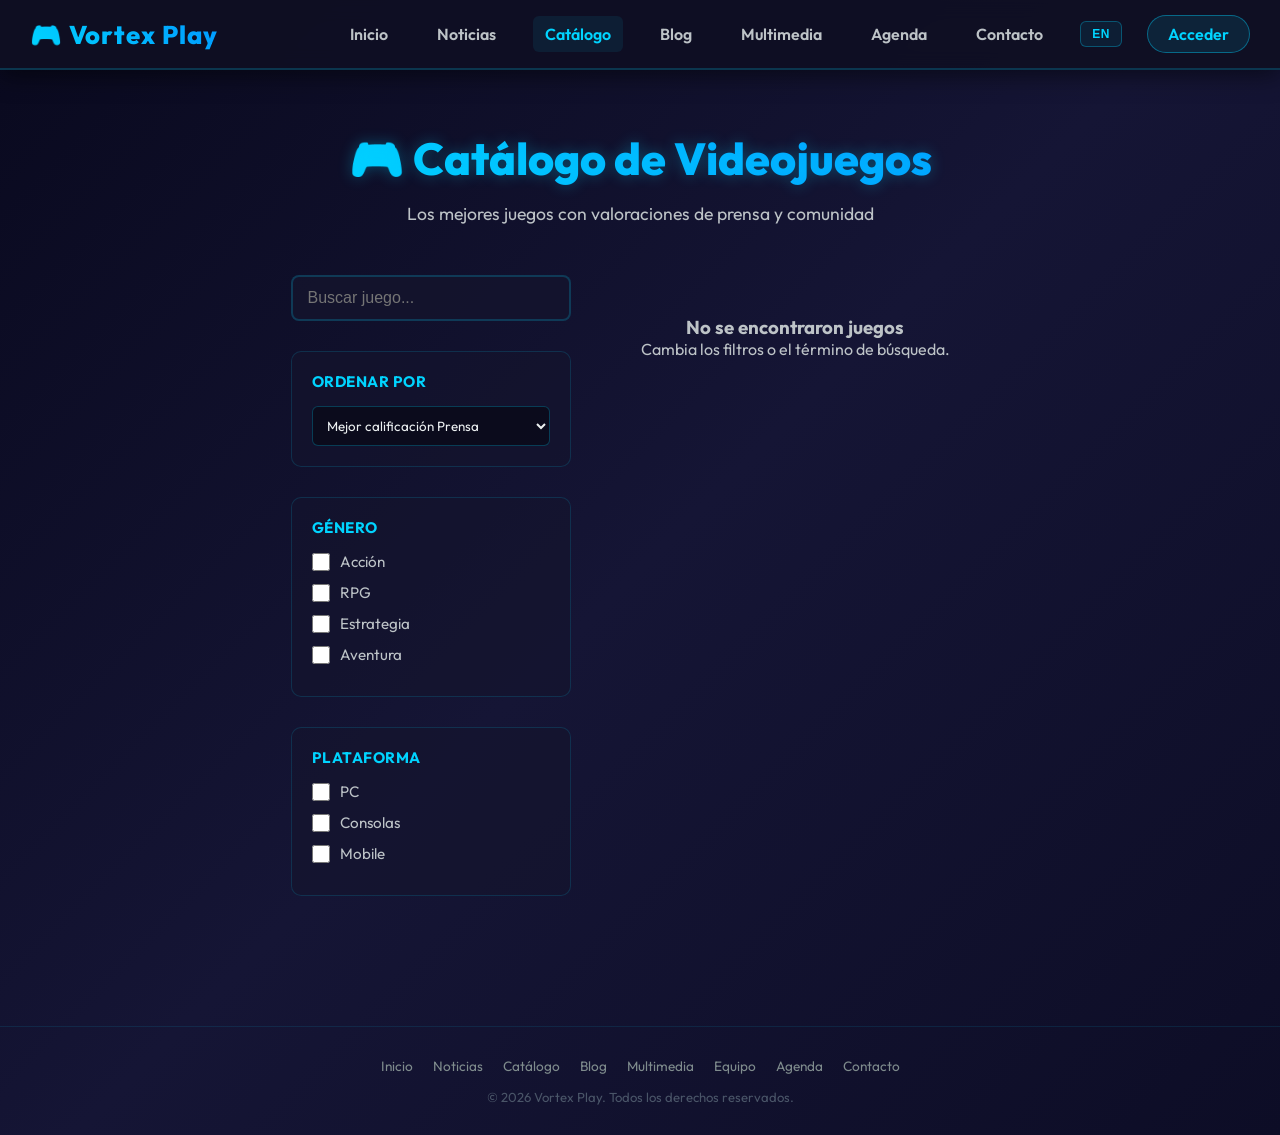
<file: pages/games.html>
<!DOCTYPE html>
<html lang="es">
<head>
    <meta charset="UTF-8">
    <meta name="viewport" content="width=device-width, initial-scale=1.0">
    <title>Catálogo - Vortex Play</title>
    <link rel="stylesheet" href="../css/styles.css">
    <script src="../js/common.js"></script>
</head>
<body>
    <nav class="navbar"></nav>

    <div class="games-container">
        <header class="games-header">
            <h1 data-i18n="games.header.title">🎮 Catálogo de Videojuegos</h1>
            <p data-i18n="games.header.subtitle">Los mejores juegos con valoraciones de prensa y comunidad</p>
        </header>

        <div class="games-content">
            <aside class="games-sidebar">
                <div class="search-box">
                    <input type="text" id="searchInput" placeholder="Buscar juego..." class="search-input">
                </div>

                <div class="filter-section">
                    <h3 data-i18n="games.sort.label">Ordenar por</h3>
                    <select id="sortSelect" class="filter-select">
                        <option value="pressRating" data-i18n="games.sort.press">Mejor calificación Prensa</option>
                        <option value="communityRating" data-i18n="games.sort.community">Mejor calificación Comunidad</option>
                        <option value="year" data-i18n="games.sort.year">Más recientes</option>
                        <option value="title" data-i18n="games.sort.az">Nombre (A-Z)</option>
                    </select>
                </div>

                <div class="filter-section">
                    <h3 data-i18n="games.filter.genre">Género</h3>
                    <label class="filter-label"><input type="checkbox" value="action" class="genre-filter"> <span data-i18n="games.genre.action">Acción</span></label>
                    <label class="filter-label"><input type="checkbox" value="rpg" class="genre-filter"> <span data-i18n="games.genre.rpg">RPG</span></label>
                    <label class="filter-label"><input type="checkbox" value="strategy" class="genre-filter"> <span data-i18n="games.genre.strategy">Estrategia</span></label>
                    <label class="filter-label"><input type="checkbox" value="adventure" class="genre-filter"> <span data-i18n="games.genre.adventure">Aventura</span></label>
                </div>

                <div class="filter-section">
                    <h3 data-i18n="games.filter.platform">Plataforma</h3>
                    <label class="filter-label"><input type="checkbox" value="pc" class="platform-filter"> <span data-i18n="games.platform.pc">PC</span></label>
                    <label class="filter-label"><input type="checkbox" value="console" class="platform-filter"> <span data-i18n="games.platform.console">Consolas</span></label>
                    <label class="filter-label"><input type="checkbox" value="mobile" class="platform-filter"> <span data-i18n="games.platform.mobile">Mobile</span></label>
                </div>
            </aside>

            <main class="games-grid" id="gamesGrid"></main>
        </div>
    </div>

    <footer class="main-footer">
        <p data-i18n="footer.rights">&copy; 2026 Vortex Play & Services Ecosystem. Todos los derechos reservados.</p>
    </footer>

    <script src="../js/lang.js"></script>
    <script src="../js/games.js"></script>
</body>
</html>
</file>
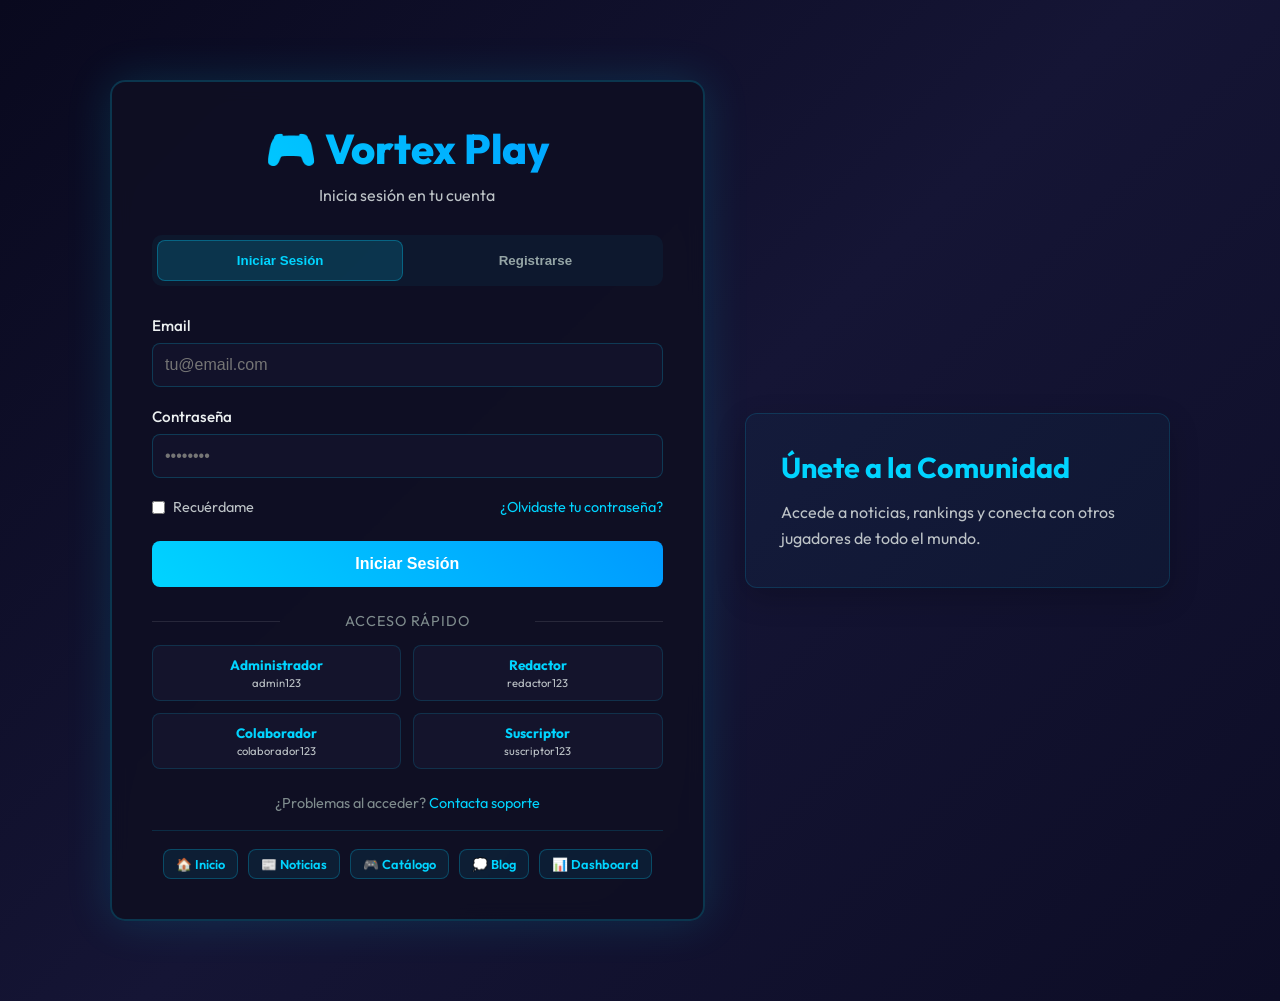
<file: pages/login.html>
<!DOCTYPE html>
<html lang="es">
<head>
    <meta charset="UTF-8">
    <meta name="viewport" content="width=device-width, initial-scale=1.0">
    <title>Acceder - Vortex Play</title>
    <link rel="stylesheet" href="../css/styles.css">
    <script src="../js/common.js"></script>
</head>
<body class="auth-body">
    <div class="auth-container">
        <div class="auth-box">
            <div class="auth-header">
                <h1>🎮 Vortex Play</h1>
                <p>Inicia sesión en tu cuenta</p>
            </div>

            <div class="auth-toggle">
                <button class="toggle-btn active" id="loginToggle">Iniciar Sesión</button>
                <button class="toggle-btn" id="registerToggle">Registrarse</button>
            </div>

            <form class="auth-form active" id="loginForm">
                <div class="form-group">
                    <label for="loginEmail">Email</label>
                    <input type="email" id="loginEmail" name="email" required placeholder="tu@email.com">
                    <span class="error-msg"></span>
                </div>

                <div class="form-group">
                    <label for="loginPassword">Contraseña</label>
                    <input type="password" id="loginPassword" name="password" required placeholder="••••••••">
                    <span class="error-msg"></span>
                </div>

                <div class="form-options">
                    <label class="remember-me">
                        <input type="checkbox" name="remember">
                        <span>Recuérdame</span>
                    </label>
                    <a href="#" class="forgot-password">¿Olvidaste tu contraseña?</a>
                </div>

                <button type="submit" class="btn-submit">Iniciar Sesión</button>

                <div class="quick-login-title">Acceso Rápido</div>
                <div class="quick-login-grid">
                    <div class="quick-login-card" data-email="admin@gamehub.com" data-password="admin123">
                        <div class="role-title">Administrador</div>
                        <div class="role-desc">admin123</div>
                    </div>
                    <div class="quick-login-card" data-email="redactor@gamehub.com" data-password="redactor123">
                        <div class="role-title">Redactor</div>
                        <div class="role-desc">redactor123</div>
                    </div>
                    <div class="quick-login-card" data-email="colaborador@gamehub.com" data-password="colaborador123">
                        <div class="role-title">Colaborador</div>
                        <div class="role-desc">colaborador123</div>
                    </div>
                    <div class="quick-login-card" data-email="suscriptor@gamehub.com" data-password="suscriptor123">
                        <div class="role-title">Suscriptor</div>
                        <div class="role-desc">suscriptor123</div>
                    </div>
                </div>
            </form>

            <form class="auth-form" id="registerForm">
                <div class="form-group">
                    <label for="registerName">Nombre Completo</label>
                    <input type="text" id="registerName" name="name" required placeholder="Juan Pérez">
                    <span class="error-msg"></span>
                </div>

                <div class="form-group">
                    <label for="registerEmail">Email</label>
                    <input type="email" id="registerEmail" name="email" required placeholder="tu@email.com">
                    <span class="error-msg"></span>
                </div>

                <div class="form-group">
                    <label for="registerPassword">Contraseña</label>
                    <input type="password" id="registerPassword" name="password" required placeholder="••••••••">
                    <span class="error-msg"></span>
                </div>

                <div class="form-group">
                    <label for="registerConfirm">Confirmar Contraseña</label>
                    <input type="password" id="registerConfirm" name="confirm" required placeholder="••••••••">
                    <span class="error-msg"></span>
                </div>

                <div class="form-group">
                    <label for="registerRole">Tipo de Cuenta</label>
                    <select id="registerRole" name="role">
                        <option value="subscriber">Suscriptor (por defecto)</option>
                        <option value="collaborator">Colaborador</option>
                        <option value="writer">Redactor (requiere invitación)</option>
                    </select>
                </div>

                <label class="terms-check">
                    <input type="checkbox" name="terms" required>
                    <span>Acepto los términos y condiciones</span>
                </label>

                <button type="submit" class="btn-submit">Crear Cuenta</button>
            </form>

            <div class="auth-footer">
                <p>¿Problemas al acceder? <a href="#">Contacta soporte</a></p>
                <nav class="auth-quick-links" aria-label="Otras secciones">
                    <a href="index.html">🏠 Inicio</a>
                    <a href="news.html">📰 Noticias</a>
                    <a href="games.html">🎮 Catálogo</a>
                    <a href="blog.html">💭 Blog</a>
                    <a href="dashboard.html">📊 Dashboard</a>
                </nav>
            </div>
        </div>

        <div class="auth-decoration">
            <div class="decoration-item">
                <h2>Únete a la Comunidad</h2>
                <p>Accede a noticias, rankings y conecta con otros jugadores de todo el mundo.</p>
            </div>
        </div>
    </div>

    <script src="../js/lang.js"></script>
    <script src="../js/auth.js"></script>
</body>
</html>
</file>
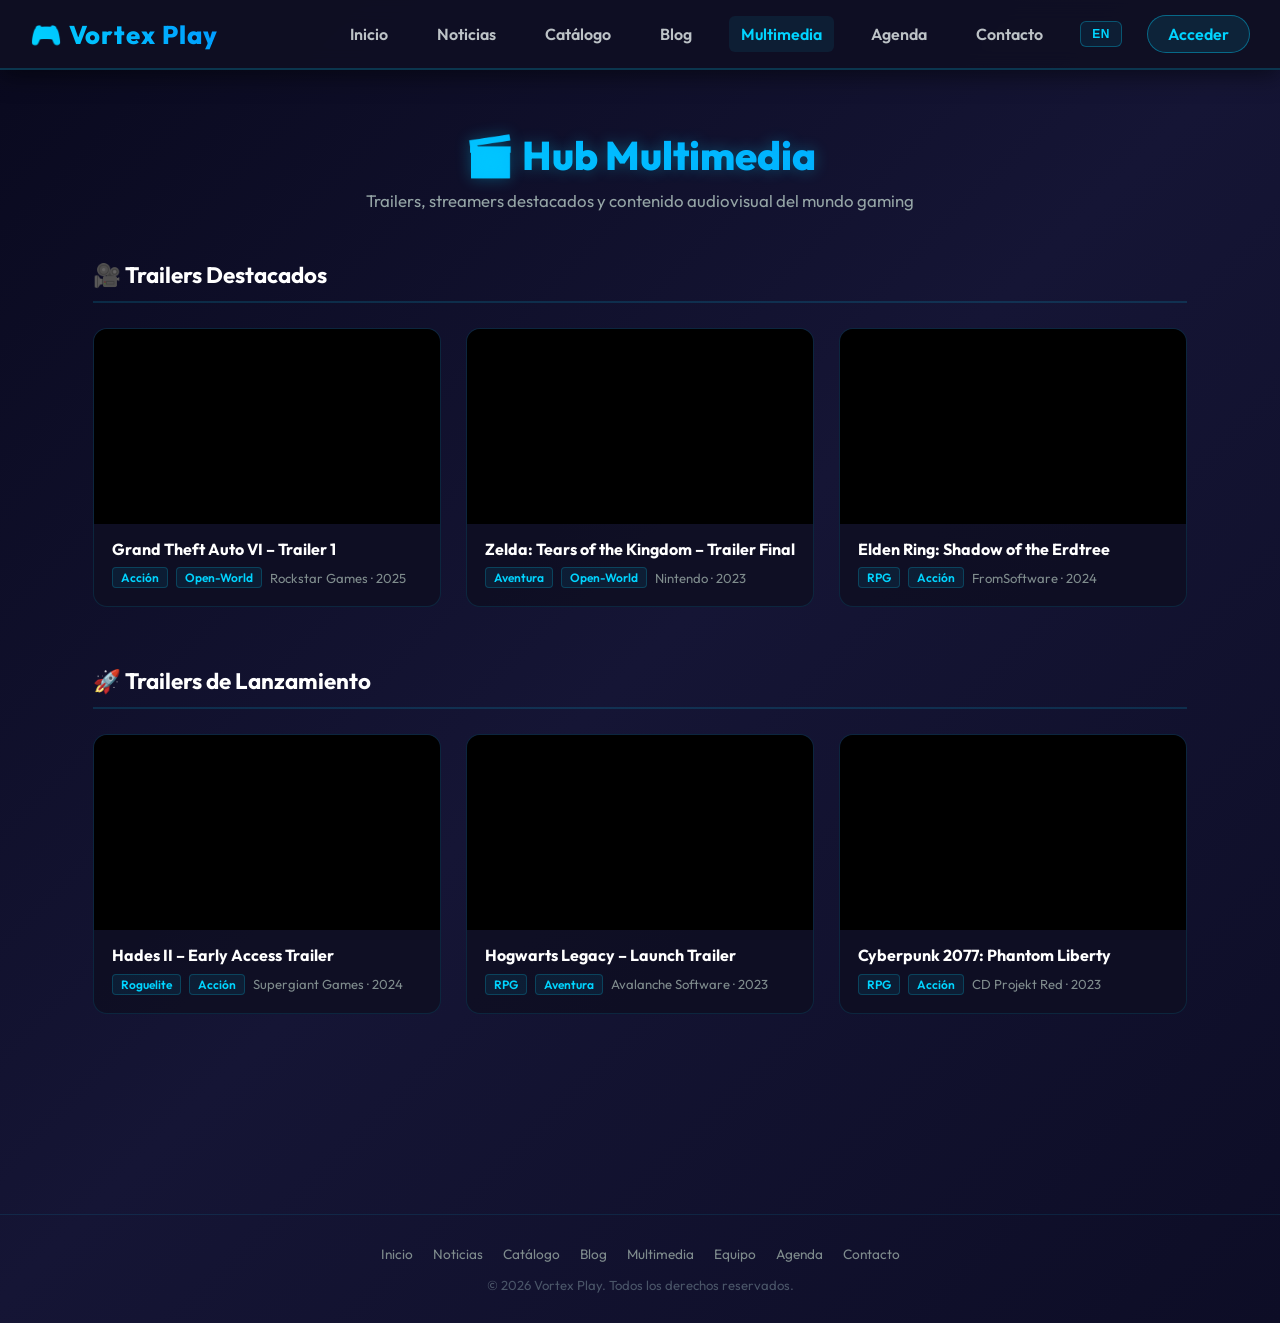
<file: pages/multimedia.html>
<!DOCTYPE html>
<html lang="es">
<head>
    <meta charset="UTF-8">
    <meta name="viewport" content="width=device-width, initial-scale=1.0">
    <title>Multimedia - Vortex Play</title>
    <link rel="stylesheet" href="../css/styles.css">
    <script src="../js/common.js"></script>
</head>
<body>
    <nav class="navbar"></nav>

    <div class="multimedia-container">

        <header class="multimedia-header">
            <h1 data-i18n="multimedia.header.title">🎬 Hub Multimedia</h1>
            <p data-i18n="multimedia.header.subtitle">Trailers, streamers destacados y contenido audiovisual del mundo gaming</p>
        </header>

        <!-- ── Sección 1: Trailers destacados ── -->
        <section class="multimedia-section">
            <h2 class="multimedia-section-title" data-i18n="multimedia.section.trailers">🎥 Trailers Destacados</h2>
            <div class="video-grid">

                <div class="video-card">
                    <div class="iframe-wrapper">
                        <iframe src="https://www.youtube.com/watch?v=sbjgRAmv1Rc&list=RDsbjgRAmv1Rc&start_radio=1"
                                title="Grand Theft Auto VI – Trailer 1"
                                allow="accelerometer; autoplay; clipboard-write; encrypted-media; gyroscope; picture-in-picture"
                                allowfullscreen loading="lazy"></iframe>
                    </div>
                    <div class="video-card-info">
                        <h3 class="video-card-title">Grand Theft Auto VI – Trailer 1</h3>
                        <div class="video-card-meta">
                            <span class="video-card-tag">Acción</span>
                            <span class="video-card-tag">Open-World</span>
                            <span>Rockstar Games · 2025</span>
                        </div>
                    </div>
                </div>

                <div class="video-card">
                    <div class="iframe-wrapper">
                        <iframe src="https://www.youtube.com/embed/uHGShqcAHlQ"
                                title="The Legend of Zelda: Tears of the Kingdom – Trailer"
                                allow="accelerometer; autoplay; clipboard-write; encrypted-media; gyroscope; picture-in-picture"
                                allowfullscreen loading="lazy"></iframe>
                    </div>
                    <div class="video-card-info">
                        <h3 class="video-card-title">Zelda: Tears of the Kingdom – Trailer Final</h3>
                        <div class="video-card-meta">
                            <span class="video-card-tag">Aventura</span>
                            <span class="video-card-tag">Open-World</span>
                            <span>Nintendo · 2023</span>
                        </div>
                    </div>
                </div>

                <div class="video-card">
                    <div class="iframe-wrapper">
                        <iframe src="https://www.youtube.com/embed/E3Huy2cdih0"
                                title="Elden Ring: Shadow of the Erdtree – Trailer"
                                allow="accelerometer; autoplay; clipboard-write; encrypted-media; gyroscope; picture-in-picture"
                                allowfullscreen loading="lazy"></iframe>
                    </div>
                    <div class="video-card-info">
                        <h3 class="video-card-title">Elden Ring: Shadow of the Erdtree</h3>
                        <div class="video-card-meta">
                            <span class="video-card-tag">RPG</span>
                            <span class="video-card-tag">Acción</span>
                            <span>FromSoftware · 2024</span>
                        </div>
                    </div>
                </div>

            </div>
        </section>

        <!-- ── Sección 2: Trailers de lanzamiento ── -->
        <section class="multimedia-section">
            <h2 class="multimedia-section-title" data-i18n="multimedia.section.launches">🚀 Trailers de Lanzamiento</h2>
            <div class="video-grid">

                <div class="video-card">
                    <div class="iframe-wrapper">
                        <iframe src="https://www.youtube.com/embed/Ef9QnZVpVd8"
                                title="Hades II – Early Access Trailer"
                                allow="accelerometer; autoplay; clipboard-write; encrypted-media; gyroscope; picture-in-picture"
                                allowfullscreen loading="lazy"></iframe>
                    </div>
                    <div class="video-card-info">
                        <h3 class="video-card-title">Hades II – Early Access Trailer</h3>
                        <div class="video-card-meta">
                            <span class="video-card-tag">Roguelite</span>
                            <span class="video-card-tag">Acción</span>
                            <span>Supergiant Games · 2024</span>
                        </div>
                    </div>
                </div>

                <div class="video-card">
                    <div class="iframe-wrapper">
                        <iframe src="https://www.youtube.com/embed/cE6wxDqdOXo"
                                title="Hogwarts Legacy – Launch Trailer"
                                allow="accelerometer; autoplay; clipboard-write; encrypted-media; gyroscope; picture-in-picture"
                                allowfullscreen loading="lazy"></iframe>
                    </div>
                    <div class="video-card-info">
                        <h3 class="video-card-title">Hogwarts Legacy – Launch Trailer</h3>
                        <div class="video-card-meta">
                            <span class="video-card-tag">RPG</span>
                            <span class="video-card-tag">Aventura</span>
                            <span>Avalanche Software · 2023</span>
                        </div>
                    </div>
                </div>

                <div class="video-card">
                    <div class="iframe-wrapper">
                        <iframe src="https://www.youtube.com/embed/h9tLcD1r-6Q"
                                title="Cyberpunk 2077: Phantom Liberty – Trailer"
                                allow="accelerometer; autoplay; clipboard-write; encrypted-media; gyroscope; picture-in-picture"
                                allowfullscreen loading="lazy"></iframe>
                    </div>
                    <div class="video-card-info">
                        <h3 class="video-card-title">Cyberpunk 2077: Phantom Liberty</h3>
                        <div class="video-card-meta">
                            <span class="video-card-tag">RPG</span>
                            <span class="video-card-tag">Acción</span>
                            <span>CD Projekt Red · 2023</span>
                        </div>
                    </div>
                </div>

            </div>
        </section>

    </div>

    <footer class="main-footer"></footer>

    <script src="../js/lang.js"></script>
</body>
</html>
</file>
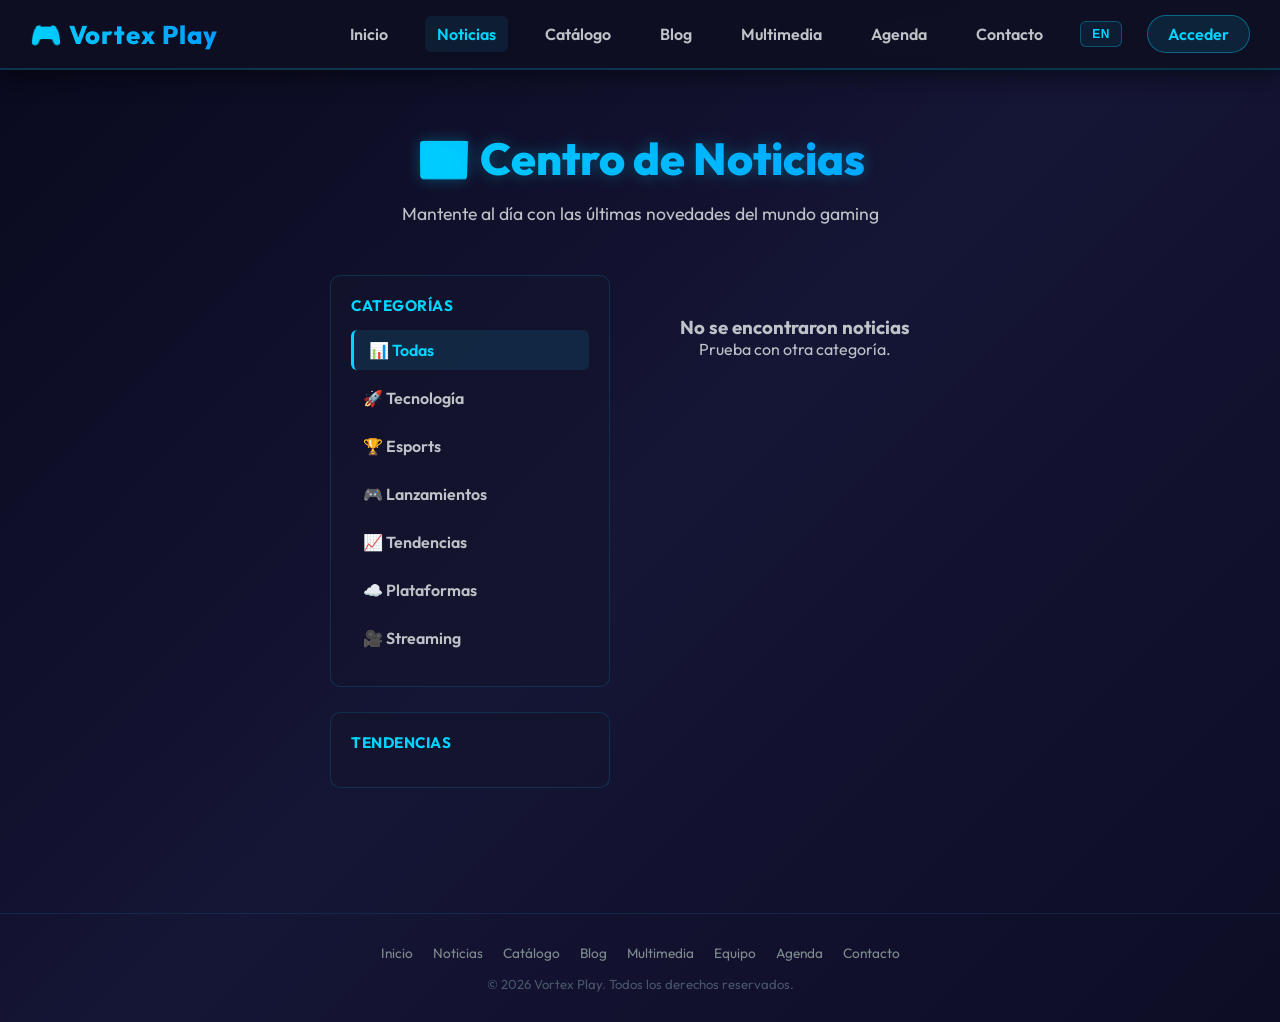
<file: pages/news-detail.html>
<!DOCTYPE html>
<html lang="es">
<head>
    <meta charset="UTF-8">
    <meta name="viewport" content="width=device-width, initial-scale=1.0">
    <title>Noticia - Vortex Play</title>
    <link rel="stylesheet" href="../css/styles.css">
    <script src="../js/common.js"></script>
</head>
<body>
    <nav class="navbar"></nav>

    <div class="news-detail-container">
        <a href="news.html" class="news-detail-back">← Volver al Centro de Noticias</a>

        <article class="news-detail-article">
            <header class="news-detail-header">
                <span class="article-category" id="articleCategory">Categoría</span>
                <h1 id="articleTitle">Cargando artículo...</h1>
                <div class="news-detail-meta">
                    <span id="articleDate">📅 -- de -- de ----</span>
                    <span id="articleAuthor">✍️ Autor</span>
                    <span id="articleViews">👁️ 0 vistas</span>
                </div>
            </header>

            <div class="news-detail-image" id="articleImage" style="background: linear-gradient(135deg, #2c3e50, #3498db);"></div>

            <div class="news-detail-content" id="articleContent"></div>
        </article>

        <section class="comments-section" style="background: rgba(20,20,45,0.6); border: 1px solid rgba(0,212,255,0.15); border-radius: 12px; margin-top: 50px;">
            <h3 id="commentsTitle">Comentarios (0)</h3>

            <div id="commentFormContainer"></div>

            <div class="comments-list" id="commentsList">
                <p style="color: #7f8c8d; text-align: center;">Cargando comentarios...</p>
            </div>
        </section>
    </div>

    <footer class="main-footer" style="text-align: center; padding: 30px; color: #7f8c8d; font-size: 0.9rem; border-top: 1px solid rgba(0, 212, 255, 0.1); margin-top: 60px;">
        <p data-i18n="footer.rights">&copy; 2026 Vortex Play & Services Ecosystem. Todos los derechos reservados.</p>
    </footer>

    <script src="../js/lang.js"></script>
    <script>
        let currentArticle = null;
        let articleId = null;

        document.addEventListener('DOMContentLoaded', function() {
            loadNewsDetail();
        });

        function loadNewsDetail() {
            const params = new URLSearchParams(window.location.search);
            articleId = params.get('id');

            if (!articleId) {
                alert('ID de artículo no especificado.');
                window.location.href = 'news.html';
                return;
            }

            const newsData = JSON.parse(localStorage.getItem('newsData')) || [];
            currentArticle = newsData.find(n => n.id == articleId);

            if (!currentArticle) {
                alert('La noticia no existe.');
                window.location.href = 'news.html';
                return;
            }

            currentArticle.views = (currentArticle.views || 0) + 1;
            localStorage.setItem('newsData', JSON.stringify(newsData));

            document.title = `${currentArticle.title} - Vortex Play`;
            document.getElementById('articleCategory').textContent = currentArticle.category;
            document.getElementById('articleTitle').textContent = currentArticle.title;
            document.getElementById('articleDate').textContent = `📅 ${currentArticle.date}`;
            document.getElementById('articleAuthor').textContent = `✍️ ${currentArticle.author}`;
            document.getElementById('articleViews').textContent = `👁️ ${currentArticle.views} vistas`;

            const imgEl = document.getElementById('articleImage');
            if (currentArticle.imageBase64) {
                imgEl.style.backgroundImage  = `url(${currentArticle.imageBase64})`;
                imgEl.style.backgroundSize   = 'cover';
                imgEl.style.backgroundPosition = 'center';
            } else if (currentArticle.imageGradient) {
                imgEl.style.background = currentArticle.imageGradient;
            }

            const contentDiv = document.getElementById('articleContent');
            contentDiv.innerHTML = '';
            currentArticle.content.split('\n\n').forEach(para => {
                if (para.trim()) {
                    const p = document.createElement('p');
                    p.textContent = para.trim();
                    contentDiv.appendChild(p);
                }
            });

            loadComments();
            setupCommentForm();
        }

        function loadComments() {
            const commentsData = JSON.parse(localStorage.getItem('commentsData')) || {};
            const comments = commentsData[articleId] || [];

            document.getElementById('commentsTitle').textContent = `Comentarios (${comments.length})`;

            const listEl = document.getElementById('commentsList');
            listEl.innerHTML = '';

            if (comments.length === 0) {
                listEl.innerHTML = `<p style="color: #7f8c8d; text-align: center; padding: 20px;">Sin comentarios todavía. ¡Sé el primero!</p>`;
                return;
            }

            comments.forEach((c, index) => {
                const initials = c.author.split(' ').map(n => n[0]).join('').substring(0, 2).toUpperCase();
                const div = document.createElement('div');
                div.className = 'comment';
                div.innerHTML = `
                    <div class="comment-author">
                        <div class="comment-avatar">${initials}</div>
                        <div class="author-info">
                            <strong>${c.author}</strong>
                            <small>${getRoleDisplayName(c.role)}</small>
                        </div>
                        <span class="comment-date">${c.date}</span>
                    </div>
                    <p class="comment-text">${c.text}</p>
                    <div class="comment-actions">
                        <button class="btn-like" data-index="${index}">❤️ <span>${c.likes || 0}</span></button>
                    </div>
                `;
                listEl.appendChild(div);
            });

            listEl.querySelectorAll('.btn-like').forEach(btn => {
                btn.addEventListener('click', function() {
                    addLike(parseInt(this.getAttribute('data-index')));
                });
            });
        }

        function setupCommentForm() {
            const container = document.getElementById('commentFormContainer');
            const settings = JSON.parse(localStorage.getItem('platformSettings')) || { allowComments: true };

            if (!settings.allowComments) {
                container.innerHTML = `
                    <div class="comment-form" style="text-align: center; padding: 20px; border: 1px solid rgba(231,76,60,0.3); background: rgba(231,76,60,0.05); border-radius: 8px;">
                        <p style="color: #e74c3c; font-weight: 600; margin: 0;">Los comentarios están desactivados temporalmente.</p>
                    </div>
                `;
                return;
            }

            const user = getCurrentUser();
            if (!user) {
                container.innerHTML = `
                    <div class="comment-form" style="text-align: center; padding: 20px; border: 1px solid rgba(0,212,255,0.2); background: rgba(0,212,255,0.03); border-radius: 8px;">
                        <p class="login-hint" style="margin: 0;">Para comentar, <a href="auth.html">inicia sesión</a>.</p>
                    </div>
                `;
                return;
            }

            container.innerHTML = `
                <form id="commentForm" class="comment-form">
                    <textarea id="commentText" class="comment-input" placeholder="Escribe un comentario..." required></textarea>
                    <div class="comment-form-footer">
                        <span style="font-size: 0.85rem; color: #7f8c8d;">Comentando como <strong style="color: #00d4ff;">${user.name}</strong></span>
                        <button type="submit" class="btn-comment">Publicar</button>
                    </div>
                </form>
            `;

            document.getElementById('commentForm').addEventListener('submit', function(e) {
                e.preventDefault();
                submitComment();
            });
        }

        function submitComment() {
            const text = document.getElementById('commentText').value.trim();
            if (!text) return;

            const user = getCurrentUser();
            const commentsData = JSON.parse(localStorage.getItem('commentsData')) || {};
            if (!commentsData[articleId]) commentsData[articleId] = [];

            commentsData[articleId].push({
                author: user.name,
                role: user.role,
                email: user.email,
                date: 'hace un momento',
                text,
                likes: 0
            });

            localStorage.setItem('commentsData', JSON.stringify(commentsData));
            document.getElementById('commentText').value = '';
            loadComments();
        }

        function addLike(index) {
            const commentsData = JSON.parse(localStorage.getItem('commentsData')) || {};
            const comments = commentsData[articleId] || [];
            if (comments[index]) {
                comments[index].likes = (comments[index].likes || 0) + 1;
                commentsData[articleId] = comments;
                localStorage.setItem('commentsData', JSON.stringify(commentsData));
                loadComments();
            }
        }
    </script>
</body>
</html>
</file>
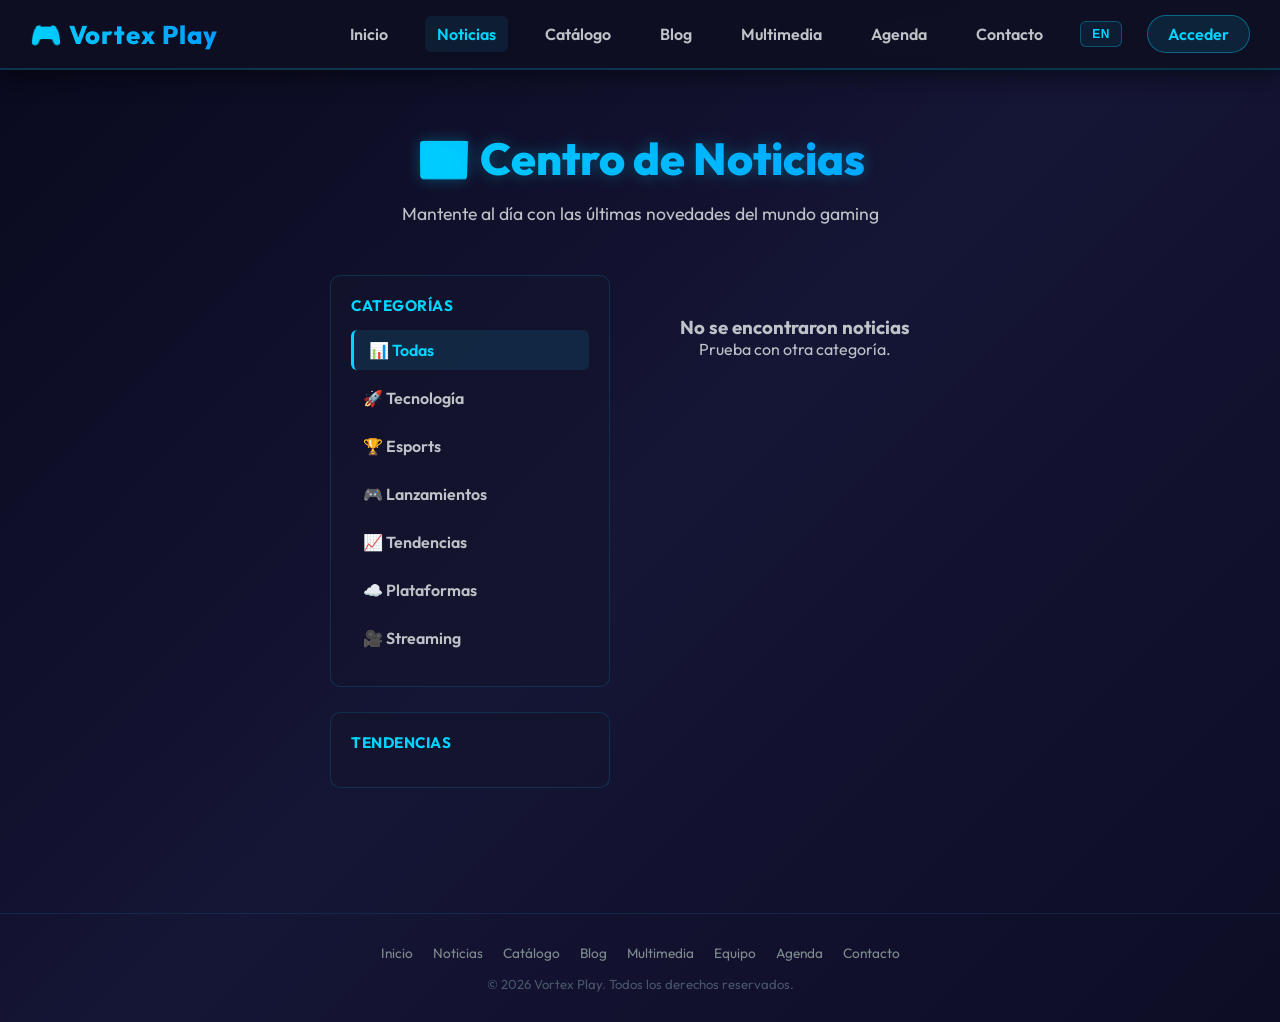
<file: pages/news.html>
<!DOCTYPE html>
<html lang="es">
<head>
    <meta charset="UTF-8">
    <meta name="viewport" content="width=device-width, initial-scale=1.0">
    <title>Noticias - Vortex Play</title>
    <link rel="stylesheet" href="../css/styles.css">
    <script src="../js/common.js"></script>
</head>
<body>
    <nav class="navbar"></nav>

    <div class="news-container">
        <header class="news-header">
            <h1 data-i18n="news.header.title">📰 Centro de Noticias</h1>
            <p data-i18n="news.header.subtitle">Mantente al día con las últimas novedades del mundo gaming</p>
        </header>

        <div class="news-content">
            <aside class="news-sidebar">
                <div class="categories-section">
                    <h3 data-i18n="news.sidebar.categories">Categorías</h3>
                    <ul class="category-list" id="categoryList">
                        <li><a href="#" class="category-link active" data-category="all" data-i18n="news.cat.all">📊 Todas</a></li>
                        <li><a href="#" class="category-link" data-category="Tecnología" data-i18n="news.cat.tech">🚀 Tecnología</a></li>
                        <li><a href="#" class="category-link" data-category="Esports" data-i18n="news.cat.esports">🏆 Esports</a></li>
                        <li><a href="#" class="category-link" data-category="Lanzamientos" data-i18n="news.cat.launches">🎮 Lanzamientos</a></li>
                        <li><a href="#" class="category-link" data-category="Tendencias" data-i18n="news.cat.trends">📈 Tendencias</a></li>
                        <li><a href="#" class="category-link" data-category="Plataformas" data-i18n="news.cat.platforms">☁️ Plataformas</a></li>
                        <li><a href="#" class="category-link" data-category="Streaming" data-i18n="news.cat.streaming">🎥 Streaming</a></li>
                    </ul>
                </div>

                <div class="trending-section">
                    <h3 data-i18n="news.sidebar.trending">Tendencias</h3>
                    <div class="trending-list" id="trendingList"></div>
                </div>

                <div class="categories-section" data-requires-role="admin,writer,collaborator">
                    <h3 data-i18n="news.sidebar.redaction">Redacción</h3>
                    <a href="dashboard.html" class="btn-primary" style="display:block; text-align:center; text-decoration:none; padding:10px 16px; font-size:0.9rem;">✍️ Crear Noticia</a>
                </div>
            </aside>

            <main class="news-grid" id="newsGrid"></main>
        </div>
    </div>

    <footer class="main-footer">
        <p data-i18n="footer.rights">&copy; 2026 Vortex Play & Services Ecosystem. Todos los derechos reservados.</p>
    </footer>

    <script src="../js/lang.js"></script>
    <script src="../js/news.js"></script>
</body>
</html>
</file>
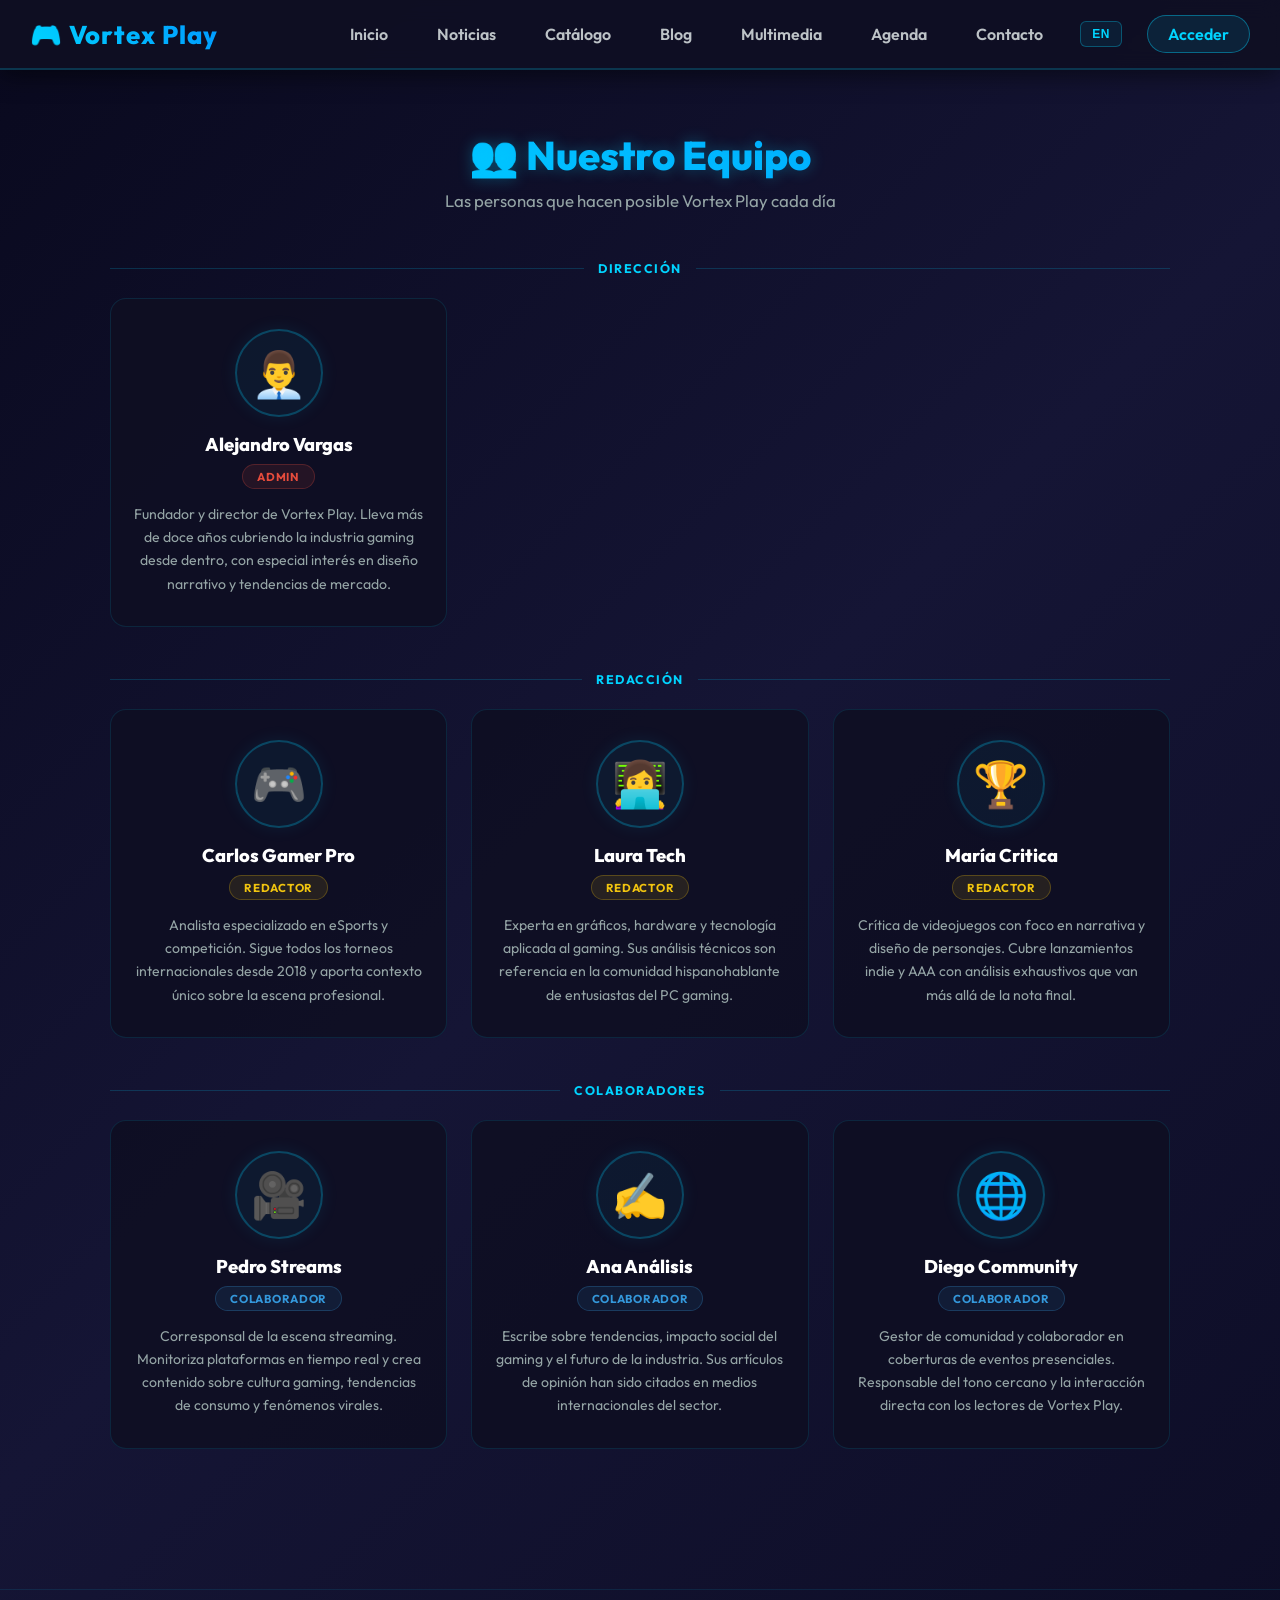
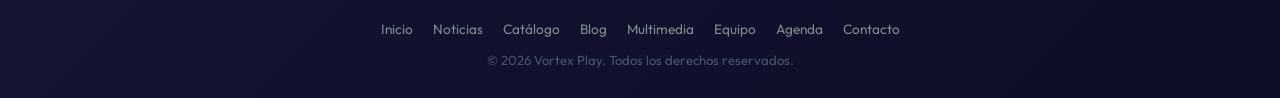
<file: pages/team.html>
<!DOCTYPE html>
<html lang="es">
<head>
    <meta charset="UTF-8">
    <meta name="viewport" content="width=device-width, initial-scale=1.0">
    <title>Equipo - Vortex Play</title>
    <link rel="stylesheet" href="../css/styles.css">
    <script src="../js/common.js"></script>
</head>
<body>
    <nav class="navbar"></nav>

    <div class="team-container">

        <header class="team-header">
            <h1 data-i18n="team.header.title">👥 Nuestro Equipo</h1>
            <p data-i18n="team.header.subtitle">Las personas que hacen posible Vortex Play cada día</p>
        </header>

        <!-- ── Dirección editorial ── -->
        <p class="team-section-label" data-i18n="team.section.direction">Dirección</p>
        <div class="team-grid">

            <div class="team-card">
                <div class="member-avatar">👨‍💼</div>
                <h3 class="member-name">Alejandro Vargas</h3>
                <span class="member-role-badge admin" data-i18n="role.admin">Admin</span>
                <p class="member-description">Fundador y director de Vortex Play. Lleva más de doce años cubriendo la industria gaming desde dentro, con especial interés en diseño narrativo y tendencias de mercado.</p>
            </div>

        </div>

        <!-- ── Redactores ── -->
        <p class="team-section-label" data-i18n="team.section.redactors">Redacción</p>
        <div class="team-grid">

            <div class="team-card">
                <div class="member-avatar">🎮</div>
                <h3 class="member-name">Carlos Gamer Pro</h3>
                <span class="member-role-badge writer" data-i18n="role.writer">Redactor</span>
                <p class="member-description">Analista especializado en eSports y competición. Sigue todos los torneos internacionales desde 2018 y aporta contexto único sobre la escena profesional.</p>
            </div>

            <div class="team-card">
                <div class="member-avatar">👩‍💻</div>
                <h3 class="member-name">Laura Tech</h3>
                <span class="member-role-badge writer" data-i18n="role.writer">Redactora</span>
                <p class="member-description">Experta en gráficos, hardware y tecnología aplicada al gaming. Sus análisis técnicos son referencia en la comunidad hispanohablante de entusiastas del PC gaming.</p>
            </div>

            <div class="team-card">
                <div class="member-avatar">🏆</div>
                <h3 class="member-name">María Critica</h3>
                <span class="member-role-badge writer" data-i18n="role.writer">Redactora</span>
                <p class="member-description">Crítica de videojuegos con foco en narrativa y diseño de personajes. Cubre lanzamientos indie y AAA con análisis exhaustivos que van más allá de la nota final.</p>
            </div>

        </div>

        <!-- ── Colaboradores ── -->
        <p class="team-section-label" data-i18n="team.section.collaborators">Colaboradores</p>
        <div class="team-grid">

            <div class="team-card">
                <div class="member-avatar">🎥</div>
                <h3 class="member-name">Pedro Streams</h3>
                <span class="member-role-badge collaborator" data-i18n="role.collaborator">Colaborador</span>
                <p class="member-description">Corresponsal de la escena streaming. Monitoriza plataformas en tiempo real y crea contenido sobre cultura gaming, tendencias de consumo y fenómenos virales.</p>
            </div>

            <div class="team-card">
                <div class="member-avatar">✍️</div>
                <h3 class="member-name">Ana Análisis</h3>
                <span class="member-role-badge collaborator" data-i18n="role.collaborator">Colaboradora</span>
                <p class="member-description">Escribe sobre tendencias, impacto social del gaming y el futuro de la industria. Sus artículos de opinión han sido citados en medios internacionales del sector.</p>
            </div>

            <div class="team-card">
                <div class="member-avatar">🌐</div>
                <h3 class="member-name">Diego Community</h3>
                <span class="member-role-badge collaborator" data-i18n="role.collaborator">Colaborador</span>
                <p class="member-description">Gestor de comunidad y colaborador en coberturas de eventos presenciales. Responsable del tono cercano y la interacción directa con los lectores de Vortex Play.</p>
            </div>

        </div>

    </div>

    <footer class="main-footer"></footer>

    <script src="../js/lang.js"></script>
</body>
</html>
</file>
<file: css/styles.css>
@import url('https://fonts.googleapis.com/css2?family=Outfit:wght@300;400;600;700;800&display=swap');

/* Reset */
* {
    margin: 0;
    padding: 0;
    box-sizing: border-box;
}

body {
    font-family: 'Outfit', 'Segoe UI', Tahoma, Geneva, Verdana, sans-serif;
    background: linear-gradient(135deg, #09091e 0%, #151535 50%, #0d0d26 100%);
    color: #ecf0f1;
    min-height: 100vh;
    display: flex;
    flex-direction: column;
    justify-content: flex-start;
}

.container {
    width: 100%;
    max-width: 1200px;
    margin: 0 auto;
    padding: 20px;
    flex: 1;
}

header {
    text-align: center;
    margin-top: 20px;
    margin-bottom: 40px;
    animation: fadeInDown 0.8s ease-in-out;
}

header h1 {
    font-size: 2.8rem;
    margin-bottom: 10px;
    background: linear-gradient(45deg, #00d4ff, #0099ff, #00d4ff);
    background-size: 300% 300%;
    -webkit-background-clip: text;
    -webkit-text-fill-color: transparent;
    background-clip: text;
    animation: gradientShift 3s ease infinite;
    text-shadow: 0 0 15px rgba(0, 212, 255, 0.3);
}

@keyframes gradientShift {
    0%, 100% { background-position: 0% 50%; }
    50% { background-position: 100% 50%; }
}

header p {
    font-size: 1.1rem;
    color: #bdc3c7;
    margin-top: 10px;
}

/* Botones de navegación rápida */
.site-quick-nav {
    display: flex;
    flex-wrap: wrap;
    justify-content: center;
    gap: 14px;
    margin-bottom: 35px;
    padding: 0 10px;
}

.nav-page-btn {
    display: inline-flex;
    align-items: center;
    gap: 6px;
    padding: 12px 22px;
    background: rgba(0, 212, 255, 0.08);
    border: 1.5px solid rgba(0, 212, 255, 0.35);
    border-radius: 10px;
    color: #00d4ff;
    text-decoration: none;
    font-weight: 700;
    font-size: 0.95rem;
    transition: all 0.3s ease;
}

.nav-page-btn:hover {
    background: #00d4ff;
    color: #0c0c1e;
    box-shadow: 0 0 20px rgba(0, 212, 255, 0.45);
    transform: translateY(-2px);
}

.nav-page-btn.active {
    background: linear-gradient(135deg, #00d4ff, #0099ff);
    color: #0c0c1e;
    border-color: transparent;
    box-shadow: 0 0 18px rgba(0, 212, 255, 0.5);
}

main {
    width: 100%;
}

footer {
    text-align: center;
    padding: 30px;
    color: #7f8c8d;
    font-size: 0.9rem;
    width: 100%;
    border-top: 1px solid rgba(0, 212, 255, 0.1);
    margin-top: 60px;
}

/* Scrollbar */
::-webkit-scrollbar { width: 10px; }
::-webkit-scrollbar-track { background: rgba(15, 15, 35, 0.95); }
::-webkit-scrollbar-thumb {
    background: linear-gradient(180deg, #00d4ff, #0099ff);
    border-radius: 5px;
}
::-webkit-scrollbar-thumb:hover { background: #00f2ff; }


/* Navbar */
.navbar {
    background: rgba(15, 15, 35, 0.95);
    border-bottom: 2px solid rgba(0, 212, 255, 0.2);
    padding: 15px 0;
    position: sticky;
    top: 0;
    z-index: 1000;
    backdrop-filter: blur(10px);
    box-shadow: 0 5px 25px rgba(0, 0, 0, 0.5);
    width: 100%;
}

.navbar-container {
    max-width: 1400px;
    margin: 0 auto;
    padding: 0 30px;
    display: flex;
    justify-content: space-between;
    align-items: center;
}

.navbar-logo {
    font-size: 1.6rem;
    font-weight: 800;
    background: linear-gradient(45deg, #00d4ff, #0099ff);
    -webkit-background-clip: text;
    -webkit-text-fill-color: transparent;
    background-clip: text;
    text-decoration: none;
    letter-spacing: 1px;
}

.navbar-menu {
    display: flex;
    gap: 25px;
    align-items: center;
}

.navbar-link {
    color: #bdc3c7;
    text-decoration: none;
    transition: all 0.3s ease;
    font-weight: 600;
    padding: 8px 12px;
    border-radius: 6px;
}

.navbar-link:hover,
.navbar-link.active {
    color: #00d4ff;
    background: rgba(0, 212, 255, 0.08);
}

.navbar-user {
    display: flex;
    gap: 15px;
    align-items: center;
    padding-left: 20px;
    border-left: 1px solid rgba(0, 212, 255, 0.2);
}

.user-avatar-badge {
    width: 36px;
    height: 36px;
    background: linear-gradient(135deg, #00d4ff 0%, #0099ff 100%);
    border-radius: 50%;
    display: flex;
    align-items: center;
    justify-content: center;
    color: #fff;
    font-weight: 700;
    font-size: 0.9rem;
    box-shadow: 0 0 10px rgba(0, 212, 255, 0.4);
    border: 1px solid #ffffff33;
}

.user-name {
    color: #ecf0f1;
    font-weight: 600;
    font-size: 0.95rem;
}

.user-name small {
    display: block;
    color: #00d4ff;
    font-size: 0.75rem;
    font-weight: 700;
}

.btn-login-nav {
    padding: 8px 20px;
    background: rgba(0, 212, 255, 0.1);
    border: 1.5px solid rgba(0, 212, 255, 0.4);
    color: #00d4ff;
    border-radius: 20px;
    font-weight: 600;
    cursor: pointer;
    text-decoration: none;
    transition: all 0.3s ease;
}

.btn-login-nav:hover {
    background: #00d4ff;
    color: #0c0c1e;
    box-shadow: 0 0 15px rgba(0, 212, 255, 0.4);
    transform: translateY(-1px);
}

.btn-logout-nav {
    padding: 6px 14px;
    background: rgba(231, 76, 60, 0.2);
    border: 1px solid rgba(231, 76, 60, 0.5);
    color: #e74c3c;
    border-radius: 6px;
    cursor: pointer;
    font-weight: 600;
    font-size: 0.85rem;
    transition: all 0.3s ease;
}

.btn-logout-nav:hover {
    background: #e74c3c;
    color: #fff;
    box-shadow: 0 0 15px rgba(231, 76, 60, 0.4);
}

.navbar-toggle {
    display: none;
    flex-direction: column;
    justify-content: space-between;
    width: 25px;
    height: 18px;
    cursor: pointer;
}

.navbar-toggle span {
    display: block;
    height: 2px;
    width: 100%;
    background-color: #00d4ff;
    border-radius: 2px;
    transition: all 0.3s ease;
}


/* Carousel (index.html) */
.rgb-frame {
    position: relative;
    width: 100%;
    max-width: 1000px;
    padding: 4px;
    border-radius: 15px;
    background: linear-gradient(45deg, #ff0000, #ff7f00, #00ff00, #0012ff, #7f00ff, #ff0000);
    background-size: 400% 400%;
    animation: rgbGradient 6s ease infinite;
    box-shadow: 0 0 40px rgba(0, 212, 255, 0.3);
    margin: 0 auto;
}

@keyframes rgbGradient {
    0%, 100% { background-position: 0% 50%; }
    50% { background-position: 100% 50%; }
}

.news-carousel {
    position: relative;
    width: 100%;
    height: 550px;
    background: rgba(10, 10, 26, 0.95);
    border-radius: 12px;
    overflow: hidden;
    backdrop-filter: blur(10px);
    display: flex;
    align-items: center;
    justify-content: center;
}

.carousel-content {
    position: relative;
    width: 100%;
    height: 100%;
}

.news-item {
    position: absolute;
    width: 100%;
    height: 100%;
    opacity: 0;
    transform: translateX(100%);
    transition: opacity 0.7s ease, transform 0.7s cubic-bezier(0.68, -0.55, 0.265, 1.55);
    pointer-events: none;
    overflow: hidden;
}

.news-item.active {
    opacity: 1;
    transform: translateX(0);
    pointer-events: auto;
}

.news-item.prev {
    transform: translateX(-100%);
}

/* Fondo hero: ocupa todo el contenedor */
.news-item-bg {
    position: absolute;
    inset: 0;
    background-size: cover !important;
    background-position: center !important;
    transform: scale(1.06);
    transition: transform 6s ease;
    z-index: 1;
}

.news-item.active .news-item-bg {
    transform: scale(1);
}

/* Texto superpuesto en la parte inferior */
.news-item-content {
    position: absolute;
    bottom: 0;
    left: 0;
    width: 100%;
    padding: 2rem 2.5rem;
    background: linear-gradient(
        to top,
        rgba(0, 0, 0, 0.92) 0%,
        rgba(0, 0, 0, 0.55) 55%,
        transparent 100%
    );
    z-index: 2;
}

.news-badge {
    display: inline-block;
    font-size: 0.78rem;
    font-weight: 700;
    color: #00d4ff;
    margin-bottom: 12px;
    padding: 5px 12px;
    background: rgba(0, 212, 255, 0.18);
    border-radius: 20px;
    width: fit-content;
    border: 1px solid rgba(0, 212, 255, 0.35);
    letter-spacing: 0.04em;
    text-transform: uppercase;
}

.news-title {
    font-size: 2.1rem;
    font-weight: 800;
    margin-bottom: 10px;
    color: #fff;
    line-height: 1.25;
    text-shadow: 0 2px 12px rgba(0, 0, 0, 0.6);
}

.news-meta {
    display: flex;
    gap: 16px;
    margin-bottom: 14px;
    flex-wrap: wrap;
    align-items: center;
}

.news-date,
.news-category {
    font-size: 0.85rem;
    color: rgba(255, 255, 255, 0.7);
}

.news-category {
    padding: 3px 10px;
    background: rgba(0, 212, 255, 0.15);
    border-radius: 4px;
    color: #00d4ff;
    font-weight: 600;
}

.news-body p {
    font-size: 0.97rem;
    line-height: 1.65;
    color: rgba(255, 255, 255, 0.82);
    margin-bottom: 14px;
    max-width: 680px;
}

.nav-button {
    position: absolute;
    top: 50%;
    transform: translateY(-50%);
    background: rgba(0, 212, 255, 0.1);
    border: 2px solid rgba(0, 212, 255, 0.4);
    color: #00d4ff;
    width: 50px;
    height: 50px;
    border-radius: 50%;
    cursor: pointer;
    font-size: 1.5rem;
    display: flex;
    align-items: center;
    justify-content: center;
    transition: all 0.3s ease;
    z-index: 10;
}

.nav-button:hover {
    background: rgba(0, 212, 255, 0.3);
    border-color: #00d4ff;
    box-shadow: 0 0 20px rgba(0, 212, 255, 0.6);
    transform: translateY(-50%) scale(1.1);
}

.nav-button.prev { left: 15px; }
.nav-button.next { right: 15px; }

.carousel-indicators {
    position: absolute;
    bottom: 20px;
    left: 50%;
    transform: translateX(-50%);
    display: flex;
    gap: 10px;
    z-index: 10;
}

.indicator {
    width: 10px;
    height: 10px;
    border-radius: 50%;
    background: rgba(255, 255, 255, 0.3);
    cursor: pointer;
    transition: all 0.3s ease;
    border: 2px solid rgba(0, 212, 255, 0.3);
}

.indicator.active {
    background: #00d4ff;
    box-shadow: 0 0 10px rgba(0, 212, 255, 0.8);
    width: 12px;
    height: 12px;
}


/* Auth (login.html) */
.auth-body {
    display: flex;
    flex-direction: column;
    min-height: 100vh;
}

.auth-container {
    display: flex;
    width: 100%;
    max-width: 1100px;
    gap: 40px;
    padding: 40px 20px;
    margin: 40px auto;
    flex: 1;
}

.auth-box {
    flex: 1.2;
    background: rgba(15, 15, 35, 0.95);
    border-radius: 15px;
    padding: 40px;
    border: 2px solid rgba(0, 212, 255, 0.2);
    box-shadow: 0 0 45px rgba(0, 212, 255, 0.15);
    backdrop-filter: blur(10px);
}

.auth-header {
    text-align: center;
    margin-bottom: 30px;
}

.auth-header h1 {
    font-size: 2.6rem;
    background: linear-gradient(45deg, #00d4ff, #0099ff);
    -webkit-background-clip: text;
    -webkit-text-fill-color: transparent;
    background-clip: text;
    margin-bottom: 10px;
    font-weight: 800;
}

.auth-header p {
    color: #bdc3c7;
    font-size: 1rem;
}

.auth-toggle {
    display: flex;
    gap: 10px;
    margin-bottom: 30px;
    background: rgba(0, 212, 255, 0.05);
    border-radius: 10px;
    padding: 5px;
}

.toggle-btn {
    flex: 1;
    padding: 12px;
    background: transparent;
    border: none;
    color: #95a5a6;
    font-weight: 600;
    cursor: pointer;
    border-radius: 8px;
    transition: all 0.3s ease;
}

.toggle-btn.active {
    background: rgba(0, 212, 255, 0.15);
    color: #00d4ff;
    border: 1px solid rgba(0, 212, 255, 0.3);
}

.auth-form { display: none; }

.auth-form.active {
    display: block;
    animation: fadeIn 0.3s ease;
}

@keyframes fadeIn {
    from { opacity: 0; }
    to { opacity: 1; }
}

.form-group { margin-bottom: 20px; }

.form-group label {
    display: block;
    margin-bottom: 8px;
    color: #ecf0f1;
    font-weight: 500;
    font-size: 0.95rem;
}

.form-group input,
.form-group select,
.form-group textarea {
    width: 100%;
    padding: 12px;
    background: rgba(20, 20, 45, 0.8);
    border: 1px solid rgba(0, 212, 255, 0.2);
    border-radius: 8px;
    color: #ecf0f1;
    font-size: 1rem;
    transition: all 0.3s ease;
}

.form-group input:focus,
.form-group select:focus,
.form-group textarea:focus {
    outline: none;
    border-color: #00d4ff;
    box-shadow: 0 0 10px rgba(0, 212, 255, 0.3);
    background: rgba(20, 20, 45, 0.95);
}

.error-msg {
    display: none;
    color: #e74c3c;
    font-size: 0.85rem;
    margin-top: 5px;
}

.form-options {
    display: flex;
    justify-content: space-between;
    align-items: center;
    margin-bottom: 25px;
    font-size: 0.9rem;
}

.remember-me {
    display: flex;
    align-items: center;
    gap: 8px;
    cursor: pointer;
    color: #bdc3c7;
}

.remember-me input { width: auto; cursor: pointer; }

.forgot-password {
    color: #00d4ff;
    text-decoration: none;
    transition: color 0.3s ease;
}

.forgot-password:hover {
    color: #00f2ff;
    text-decoration: underline;
}

.terms-check {
    display: flex;
    align-items: center;
    gap: 10px;
    margin-bottom: 25px;
    color: #95a5a6;
    font-size: 0.9rem;
    cursor: pointer;
}

.terms-check input { width: auto; cursor: pointer; }

.btn-submit {
    width: 100%;
    padding: 14px;
    background: linear-gradient(45deg, #00d4ff, #0099ff);
    border: none;
    border-radius: 8px;
    color: #fff;
    font-weight: 700;
    font-size: 1rem;
    cursor: pointer;
    transition: all 0.3s ease;
}

.btn-submit:hover {
    transform: translateY(-2px);
    box-shadow: 0 10px 30px rgba(0, 212, 255, 0.4);
}

.btn-submit:active { transform: translateY(0); }

.auth-footer {
    text-align: center;
    margin-top: 25px;
    color: #7f8c8d;
    font-size: 0.9rem;
}

.auth-footer a { color: #00d4ff; text-decoration: none; }
.auth-footer a:hover { text-decoration: underline; }

.auth-quick-links {
    display: flex;
    flex-wrap: wrap;
    justify-content: center;
    gap: 10px;
    margin-top: 18px;
    padding-top: 18px;
    border-top: 1px solid rgba(0, 212, 255, 0.15);
}

.auth-quick-links a {
    padding: 6px 12px;
    background: rgba(0, 212, 255, 0.08);
    border: 1px solid rgba(0, 212, 255, 0.25);
    border-radius: 8px;
    font-size: 0.8rem;
    font-weight: 600;
    text-decoration: none;
    transition: all 0.3s ease;
}

.auth-quick-links a:hover {
    background: rgba(0, 212, 255, 0.2);
}

.auth-decoration {
    flex: 1;
    display: flex;
    flex-direction: column;
    justify-content: center;
    gap: 30px;
}

.decoration-item {
    background: rgba(0, 212, 255, 0.03);
    border: 1px solid rgba(0, 212, 255, 0.15);
    border-radius: 12px;
    padding: 35px;
    box-shadow: 0 10px 30px rgba(0, 0, 0, 0.2);
}

.decoration-item h2 {
    font-size: 1.8rem;
    color: #00d4ff;
    margin-bottom: 15px;
}

.decoration-item p {
    color: #bdc3c7;
    line-height: 1.6;
    font-size: 1rem;
}

.quick-login-title {
    text-align: center;
    font-size: 0.9rem;
    color: #7f8c8d;
    text-transform: uppercase;
    letter-spacing: 1px;
    margin: 25px 0 15px;
    position: relative;
}

.quick-login-title::before,
.quick-login-title::after {
    content: "";
    position: absolute;
    top: 50%;
    width: 25%;
    height: 1px;
    background: rgba(255, 255, 255, 0.1);
}
.quick-login-title::before { left: 0; }
.quick-login-title::after { right: 0; }

.quick-login-grid {
    display: grid;
    grid-template-columns: repeat(2, 1fr);
    gap: 12px;
    margin-bottom: 10px;
}

.quick-login-card {
    background: rgba(30, 30, 60, 0.4);
    border: 1px solid rgba(0, 212, 255, 0.15);
    border-radius: 8px;
    padding: 10px;
    cursor: pointer;
    text-align: center;
    transition: all 0.3s cubic-bezier(0.25, 0.8, 0.25, 1);
}

.quick-login-card:hover {
    background: rgba(0, 212, 255, 0.1);
    border-color: #00d4ff;
    transform: translateY(-2px);
    box-shadow: 0 4px 15px rgba(0, 212, 255, 0.2);
}

.quick-login-card .role-title {
    font-weight: 700;
    color: #00d4ff;
    font-size: 0.85rem;
    margin-bottom: 2px;
}

.quick-login-card .role-desc {
    font-size: 0.7rem;
    color: #bdc3c7;
}


/* Dashboard */
.dashboard-container {
    display: flex;
    max-width: 1400px;
    margin: 0 auto;
    gap: 30px;
    padding: 40px 30px;
    min-height: calc(100vh - 80px);
}

.sidebar {
    width: 280px;
    background: rgba(20, 20, 45, 0.6);
    border-radius: 12px;
    border: 1px solid rgba(0, 212, 255, 0.15);
    padding: 25px;
    height: fit-content;
    position: sticky;
    top: 100px;
    backdrop-filter: blur(5px);
}

.user-profile {
    text-align: center;
    margin-bottom: 30px;
    padding-bottom: 25px;
    border-bottom: 1px solid rgba(0, 212, 255, 0.15);
}

.profile-avatar {
    width: 80px;
    height: 80px;
    margin: 0 auto 15px;
    background: linear-gradient(135deg, #00d4ff 0%, #0099ff 100%);
    border-radius: 50%;
    display: flex;
    align-items: center;
    justify-content: center;
    font-size: 2.2rem;
    color: #fff;
    font-weight: 800;
    box-shadow: 0 0 20px rgba(0, 212, 255, 0.3);
    border: 2px solid #ffffff22;
}

.user-profile h3 {
    color: #ecf0f1;
    margin-bottom: 5px;
    font-size: 1.2rem;
}

.profile-role {
    color: #00d4ff;
    font-size: 0.85rem;
    font-weight: 700;
    text-transform: uppercase;
    letter-spacing: 1px;
}

.sidebar-menu h4 {
    color: #00d4ff;
    font-size: 0.75rem;
    text-transform: uppercase;
    margin-top: 20px;
    margin-bottom: 12px;
    letter-spacing: 1px;
    font-weight: 700;
    opacity: 0.8;
}

.sidebar-link {
    display: block;
    padding: 12px 15px;
    color: #bdc3c7;
    text-decoration: none;
    border-radius: 8px;
    transition: all 0.3s ease;
    margin-bottom: 8px;
    font-weight: 600;
    font-size: 0.95rem;
}

.sidebar-link:hover,
.sidebar-link.active {
    background: rgba(0, 212, 255, 0.1);
    color: #00d4ff;
    border-left: 3px solid #00d4ff;
    padding-left: 18px;
}

.sidebar-section.hidden { display: none !important; }

.dashboard-content { flex: 1; }

.content-section {
    display: none;
    animation: fadeIn 0.3s ease;
}

.content-section.active { display: block; }

.section-header {
    margin-bottom: 30px;
    display: flex;
    justify-content: space-between;
    align-items: center;
    flex-wrap: wrap;
    gap: 15px;
}

.section-header h1 {
    font-size: 2.2rem;
    color: #ecf0f1;
    font-weight: 800;
}

.section-header p {
    color: #bdc3c7;
    margin-top: 5px;
    width: 100%;
}

.dashboard-grid {
    display: grid;
    grid-template-columns: repeat(auto-fit, minmax(220px, 1fr));
    gap: 20px;
    margin-bottom: 40px;
}

.stat-card {
    background: rgba(20, 20, 45, 0.6);
    border: 1px solid rgba(0, 212, 255, 0.15);
    border-radius: 12px;
    padding: 20px;
    display: flex;
    gap: 20px;
    align-items: center;
    transition: all 0.3s ease;
}

.stat-card:hover {
    border-color: #00d4ff;
    box-shadow: 0 0 20px rgba(0, 212, 255, 0.15);
    transform: translateY(-5px);
}

.stat-icon { font-size: 2.5rem; }

.stat-info h3 {
    color: #95a5a6;
    font-size: 0.85rem;
    margin-bottom: 5px;
    text-transform: uppercase;
    letter-spacing: 0.5px;
}

.stat-number {
    color: #00d4ff;
    font-size: 1.8rem;
    font-weight: 800;
}

.recent-activity {
    background: rgba(20, 20, 45, 0.6);
    border: 1px solid rgba(0, 212, 255, 0.15);
    border-radius: 12px;
    padding: 25px;
}

.recent-activity h2 {
    color: #ecf0f1;
    margin-bottom: 20px;
    font-size: 1.3rem;
    font-weight: 700;
}

.activity-list {
    display: flex;
    flex-direction: column;
    gap: 15px;
}

.activity-item {
    padding: 15px;
    background: rgba(0, 212, 255, 0.03);
    border-left: 3px solid #00d4ff;
    border-radius: 6px;
}

.activity-time {
    color: #7f8c8d;
    font-size: 0.85rem;
    font-weight: 600;
}

.activity-item p {
    color: #bdc3c7;
    margin-top: 5px;
    font-size: 0.95rem;
}

.profile-form {
    background: rgba(20, 20, 45, 0.6);
    border: 1px solid rgba(0, 212, 255, 0.15);
    border-radius: 12px;
    padding: 30px;
}

.form-input {
    width: 100%;
    padding: 12px;
    background: rgba(10, 10, 25, 0.8);
    border: 1px solid rgba(0, 212, 255, 0.2);
    border-radius: 8px;
    color: #ecf0f1;
    font-size: 1rem;
    margin-bottom: 8px;
    transition: all 0.3s ease;
}

.form-input:focus {
    outline: none;
    border-color: #00d4ff;
    box-shadow: 0 0 10px rgba(0, 212, 255, 0.2);
}

.favorites-grid {
    display: grid;
    grid-template-columns: repeat(auto-fill, minmax(260px, 1fr));
    gap: 25px;
}

.favorite-card {
    background: rgba(20, 20, 45, 0.6);
    border: 1px solid rgba(0, 212, 255, 0.15);
    border-radius: 12px;
    overflow: hidden;
    transition: all 0.3s ease;
}

.favorite-card:hover {
    border-color: #00d4ff;
    transform: translateY(-8px);
    box-shadow: 0 8px 25px rgba(0, 212, 255, 0.2);
}

.fav-image {
    width: 100%;
    height: 150px;
    background-size: cover;
    background-position: center;
}

.favorite-card h3 {
    color: #ecf0f1;
    padding: 15px 15px 5px;
    font-size: 1.1rem;
    font-weight: 700;
}

.favorite-card p {
    color: #95a5a6;
    padding: 0 15px;
    font-size: 0.9rem;
}

.fav-rating {
    color: #00d4ff;
    padding: 15px;
    font-weight: 700;
    display: flex;
    justify-content: space-between;
    align-items: center;
}

.btn-remove-fav {
    background: none;
    border: none;
    color: #e74c3c;
    cursor: pointer;
    font-size: 0.9rem;
    font-weight: 600;
}

.btn-remove-fav:hover { text-decoration: underline; }

.news-management-table,
.users-management-table {
    background: rgba(20, 20, 45, 0.6);
    border: 1px solid rgba(0, 212, 255, 0.15);
    border-radius: 12px;
    overflow: hidden;
    margin-bottom: 30px;
}

table { width: 100%; border-collapse: collapse; }

table thead {
    background: rgba(0, 212, 255, 0.08);
    border-bottom: 2px solid rgba(0, 212, 255, 0.2);
}

table th {
    padding: 15px;
    text-align: left;
    color: #00d4ff;
    font-weight: 700;
}

table td {
    padding: 15px;
    color: #bdc3c7;
    border-bottom: 1px solid rgba(0, 212, 255, 0.1);
}

table tr:hover { background: rgba(0, 212, 255, 0.03); }

.badge {
    padding: 6px 12px;
    border-radius: 20px;
    font-size: 0.8rem;
    font-weight: 700;
    text-transform: uppercase;
}

.badge.published {
    background: rgba(46, 204, 113, 0.2);
    color: #2ecc71;
    border: 1px solid rgba(46, 204, 113, 0.4);
}

.badge.draft {
    background: rgba(241, 196, 15, 0.2);
    color: #f1c40f;
    border: 1px solid rgba(241, 196, 15, 0.4);
}

.badge.active {
    background: rgba(46, 204, 113, 0.2);
    color: #2ecc71;
    border: 1px solid rgba(46, 204, 113, 0.4);
}

.btn-small {
    padding: 6px 12px;
    background: rgba(0, 212, 255, 0.1);
    border: 1px solid rgba(0, 212, 255, 0.4);
    color: #00d4ff;
    border-radius: 6px;
    cursor: pointer;
    margin-right: 5px;
    font-weight: 600;
    font-size: 0.8rem;
    transition: all 0.3s ease;
}

.btn-small:hover {
    background: #00d4ff;
    color: #0c0c1e;
    box-shadow: 0 0 10px rgba(0, 212, 255, 0.3);
}

.btn-small.danger {
    background: rgba(231, 76, 60, 0.1);
    border-color: rgba(231, 76, 60, 0.4);
    color: #e74c3c;
}

.btn-small.danger:hover {
    background: #e74c3c;
    color: #fff;
    box-shadow: 0 0 10px rgba(231, 76, 60, 0.3);
}

.btn-primary {
    padding: 12px 25px;
    background: linear-gradient(45deg, #00d4ff, #0099ff);
    border: none;
    border-radius: 8px;
    color: #fff;
    font-weight: 700;
    cursor: pointer;
    transition: all 0.3s ease;
}

.btn-primary:hover {
    transform: translateY(-2px);
    box-shadow: 0 8px 25px rgba(0, 212, 255, 0.4);
}


/* Catálogo de juegos */
.games-container {
    max-width: 1400px;
    margin: 0 auto;
    padding: 40px 30px;
}

.games-header {
    text-align: center;
    margin-bottom: 50px;
}

.games-header h1 {
    font-size: 2.8rem;
    background: linear-gradient(45deg, #00d4ff, #0099ff);
    -webkit-background-clip: text;
    -webkit-text-fill-color: transparent;
    background-clip: text;
    margin-bottom: 15px;
    font-weight: 800;
}

.games-header p {
    color: #bdc3c7;
    font-size: 1.1rem;
}

.games-content { display: flex; gap: 30px; }

.games-sidebar {
    width: 280px;
    position: sticky;
    top: 100px;
    height: fit-content;
}

.search-box { margin-bottom: 30px; }

.search-input {
    width: 100%;
    padding: 12px 15px;
    background: rgba(20, 20, 45, 0.8);
    border: 2px solid rgba(0, 212, 255, 0.2);
    border-radius: 8px;
    color: #ecf0f1;
    font-size: 1rem;
    transition: all 0.3s ease;
}

.search-input:focus {
    outline: none;
    border-color: #00d4ff;
    box-shadow: 0 0 15px rgba(0, 212, 255, 0.25);
}

.filter-section {
    margin-bottom: 30px;
    background: rgba(20, 20, 45, 0.6);
    border: 1px solid rgba(0, 212, 255, 0.15);
    border-radius: 10px;
    padding: 20px;
}

.filter-section h3 {
    color: #00d4ff;
    font-size: 0.95rem;
    margin-bottom: 15px;
    text-transform: uppercase;
    font-weight: 700;
    letter-spacing: 0.5px;
}

.filter-select {
    width: 100%;
    padding: 10px;
    background: rgba(10, 10, 25, 0.8);
    border: 1px solid rgba(0, 212, 255, 0.25);
    border-radius: 6px;
    color: #ecf0f1;
    cursor: pointer;
    transition: all 0.3s ease;
    font-family: inherit;
}

.filter-select:hover { border-color: #00d4ff; }

.filter-label {
    display: flex;
    align-items: center;
    gap: 10px;
    color: #bdc3c7;
    margin-bottom: 12px;
    cursor: pointer;
    transition: color 0.3s ease;
    font-size: 0.95rem;
}

.filter-label:hover { color: #00d4ff; }

.filter-label input {
    cursor: pointer;
    width: 18px;
    height: 18px;
}

.games-grid {
    flex: 1;
    display: grid;
    grid-template-columns: repeat(auto-fill, minmax(310px, 1fr));
    gap: 30px;
}

.game-card {
    background: rgba(20, 20, 45, 0.6);
    border: 1px solid rgba(0, 212, 255, 0.15);
    border-radius: 12px;
    overflow: hidden;
    transition: all 0.3s ease;
    display: flex;
    flex-direction: column;
}

.game-card:hover {
    transform: translateY(-8px);
    border-color: #00d4ff;
    box-shadow: 0 10px 30px rgba(0, 212, 255, 0.2);
}

.game-image {
    width: 100%;
    height: 200px;
    background-size: cover;
    background-position: center;
}

.game-info {
    padding: 20px;
    display: flex;
    flex-direction: column;
    flex: 1;
}

.game-title {
    color: #ecf0f1;
    font-size: 1.2rem;
    font-weight: 700;
    margin-bottom: 5px;
}

.game-studio {
    color: #95a5a6;
    font-size: 0.85rem;
    margin-bottom: 15px;
}

.game-ratings {
    display: flex;
    gap: 15px;
    margin-bottom: 15px;
    padding-bottom: 15px;
    border-bottom: 1px solid rgba(0, 212, 255, 0.15);
}

.rating-item { flex: 1; }

.rating-label {
    display: block;
    color: #7f8c8d;
    font-size: 0.75rem;
    text-transform: uppercase;
    margin-bottom: 3px;
    font-weight: 700;
}

.rating-score {
    display: block;
    color: #00d4ff;
    font-weight: 700;
    font-size: 0.95rem;
}

.game-description {
    color: #bdc3c7;
    font-size: 0.9rem;
    line-height: 1.5;
    margin-bottom: 15px;
    flex: 1;
}

.game-tags {
    display: flex;
    flex-wrap: wrap;
    gap: 8px;
    margin-bottom: 20px;
}

.tag {
    padding: 4px 10px;
    background: rgba(0, 212, 255, 0.08);
    border: 1px solid rgba(0, 212, 255, 0.25);
    border-radius: 12px;
    color: #00d4ff;
    font-size: 0.75rem;
    font-weight: 600;
}

.btn-favorite {
    width: 100%;
    padding: 12px;
    background: rgba(0, 212, 255, 0.08);
    border: 1px solid rgba(0, 212, 255, 0.3);
    border-radius: 8px;
    color: #00d4ff;
    font-weight: 700;
    cursor: pointer;
    transition: all 0.3s ease;
}

.btn-favorite:hover {
    background: rgba(0, 212, 255, 0.2);
    box-shadow: 0 0 15px rgba(0, 212, 255, 0.3);
}

.btn-favorite.active {
    background: #00d4ff;
    color: #0c0c1e;
    border-color: #00d4ff;
    box-shadow: 0 0 15px rgba(0, 212, 255, 0.4);
}


/* Noticias */
.news-container {
    max-width: 1400px;
    margin: 0 auto;
    padding: 40px 30px;
}

.news-header {
    text-align: center;
    margin-bottom: 50px;
}

.news-header h1 {
    font-size: 2.8rem;
    background: linear-gradient(45deg, #00d4ff, #0099ff);
    -webkit-background-clip: text;
    -webkit-text-fill-color: transparent;
    background-clip: text;
    margin-bottom: 15px;
    font-weight: 800;
}

.news-header p {
    color: #bdc3c7;
    font-size: 1.1rem;
}

.news-content { display: flex; gap: 30px; }

.news-sidebar {
    width: 280px;
    position: sticky;
    top: 100px;
    height: fit-content;
}

.categories-section,
.trending-section {
    background: rgba(20, 20, 45, 0.6);
    border: 1px solid rgba(0, 212, 255, 0.15);
    border-radius: 10px;
    padding: 20px;
    margin-bottom: 25px;
}

.categories-section h3,
.trending-section h3 {
    color: #00d4ff;
    font-size: 0.95rem;
    margin-bottom: 15px;
    text-transform: uppercase;
    font-weight: 700;
    letter-spacing: 0.5px;
}

.category-list { list-style: none; }

.category-link {
    display: block;
    padding: 10px 12px;
    color: #bdc3c7;
    text-decoration: none;
    border-radius: 6px;
    transition: all 0.3s ease;
    margin-bottom: 8px;
    font-weight: 600;
}

.category-link:hover,
.category-link.active {
    background: rgba(0, 212, 255, 0.1);
    color: #00d4ff;
    border-left: 3px solid #00d4ff;
    padding-left: 15px;
}

.trending-list {
    display: flex;
    flex-direction: column;
    gap: 12px;
}

.trending-item {
    display: flex;
    gap: 12px;
    padding: 12px;
    background: rgba(0, 212, 255, 0.03);
    border-radius: 6px;
    text-decoration: none;
    transition: all 0.3s ease;
    border-left: 3px solid transparent;
}

.trending-item:hover {
    background: rgba(0, 212, 255, 0.1);
    border-left-color: #00d4ff;
}

.trend-count {
    display: flex;
    align-items: center;
    justify-content: center;
    width: 28px;
    height: 28px;
    background: rgba(0, 212, 255, 0.15);
    border-radius: 50%;
    color: #00d4ff;
    font-weight: 700;
    font-size: 0.85rem;
    flex-shrink: 0;
}

.trend-text {
    display: flex;
    align-items: center;
    color: #bdc3c7;
    font-size: 0.9rem;
    font-weight: 600;
}

.news-grid {
    flex: 1;
    display: grid;
    grid-template-columns: repeat(auto-fill, minmax(310px, 1fr));
    gap: 30px;
}

.news-article {
    background: rgba(20, 20, 45, 0.6);
    border: 1px solid rgba(0, 212, 255, 0.15);
    border-radius: 12px;
    overflow: hidden;
    transition: all 0.3s ease;
    display: flex;
    flex-direction: column;
}

.news-article:hover {
    transform: translateY(-8px);
    border-color: #00d4ff;
    box-shadow: 0 10px 25px rgba(0, 212, 255, 0.15);
}

.news-article.featured {
    grid-column: 1 / -1;
    display: flex;
    flex-direction: row;
    max-height: 320px;
}

.news-article.featured .article-image {
    min-width: 420px;
    height: 100%;
}

.article-image {
    width: 100%;
    height: 200px;
    background-size: cover;
    background-position: center;
    background-repeat: no-repeat;
}

.article-content {
    padding: 25px;
    display: flex;
    flex-direction: column;
    flex: 1;
}

.news-article.featured .article-content {
    flex: 1;
    display: flex;
    flex-direction: column;
    justify-content: space-between;
}

.article-category {
    display: inline-block;
    padding: 4px 10px;
    background: rgba(0, 212, 255, 0.15);
    border-radius: 12px;
    color: #00d4ff;
    font-size: 0.75rem;
    font-weight: 700;
    margin-bottom: 12px;
    width: fit-content;
    text-transform: uppercase;
}

.article-title {
    color: #ecf0f1;
    font-size: 1.3rem;
    font-weight: 700;
    line-height: 1.4;
    margin-bottom: 12px;
}

.news-article.featured .article-title { font-size: 1.8rem; }

.article-excerpt {
    color: #bdc3c7;
    font-size: 0.95rem;
    line-height: 1.6;
    margin-bottom: 15px;
    flex: 1;
}

.article-meta {
    display: flex;
    gap: 15px;
    flex-wrap: wrap;
    margin-bottom: 15px;
    font-size: 0.85rem;
    color: #95a5a6;
    font-weight: 500;
}

.btn-read-more {
    display: inline-block;
    padding: 10px 20px;
    background: rgba(0, 212, 255, 0.08);
    border: 1px solid rgba(0, 212, 255, 0.3);
    border-radius: 8px;
    color: #00d4ff;
    text-decoration: none;
    font-weight: 700;
    font-size: 0.9rem;
    transition: all 0.3s ease;
    width: fit-content;
}

.btn-read-more:hover {
    background: rgba(0, 212, 255, 0.25);
    box-shadow: 0 0 15px rgba(0, 212, 255, 0.3);
}


/* Blog */
.blog-container {
    max-width: 1300px;
    margin: 0 auto;
    padding: 40px 30px;
}

.blog-header {
    text-align: center;
    margin-bottom: 50px;
}

.blog-header h1 {
    font-size: 2.8rem;
    background: linear-gradient(45deg, #00d4ff, #0099ff);
    -webkit-background-clip: text;
    -webkit-text-fill-color: transparent;
    background-clip: text;
    margin-bottom: 15px;
    font-weight: 800;
}

.blog-header p {
    color: #bdc3c7;
    font-size: 1.1rem;
}

.blog-content { display: flex; gap: 40px; }

.blog-sidebar {
    width: 300px;
    position: sticky;
    top: 100px;
    height: fit-content;
}

.about-section,
.featured-authors {
    background: rgba(20, 20, 45, 0.6);
    border: 1px solid rgba(0, 212, 255, 0.15);
    border-radius: 10px;
    padding: 20px;
    margin-bottom: 25px;
}

.about-section h3,
.featured-authors h3 {
    color: #00d4ff;
    font-size: 0.95rem;
    margin-bottom: 15px;
    text-transform: uppercase;
    font-weight: 700;
    letter-spacing: 0.5px;
}

.about-section p {
    color: #bdc3c7;
    font-size: 0.9rem;
    line-height: 1.6;
}

.author-list {
    display: flex;
    flex-direction: column;
    gap: 15px;
}

.author-card {
    background: rgba(0, 212, 255, 0.03);
    border: 1px solid rgba(0, 212, 255, 0.1);
    border-radius: 8px;
    padding: 15px;
    text-align: center;
    transition: all 0.3s ease;
}

.author-card:hover {
    background: rgba(0, 212, 255, 0.1);
    transform: translateY(-3px);
}

.author-avatar {
    font-size: 2.5rem;
    margin-bottom: 8px;
}

.author-card h4 {
    color: #ecf0f1;
    font-size: 1rem;
    margin-bottom: 5px;
    font-weight: 700;
}

.author-card p {
    color: #00d4ff;
    font-size: 0.8rem;
    font-weight: 700;
}

.blog-posts {
    flex: 1;
    display: flex;
    flex-direction: column;
    gap: 45px;
}

.blog-post {
    background: rgba(20, 20, 45, 0.6);
    border: 1px solid rgba(0, 212, 255, 0.15);
    border-radius: 12px;
    overflow: hidden;
}

.blog-post:hover {
    border-color: #00d4ff;
    box-shadow: 0 10px 25px rgba(0, 212, 255, 0.15);
}

.post-header {
    display: flex;
    gap: 15px;
    flex-wrap: wrap;
    padding: 20px 25px;
    background: rgba(0, 212, 255, 0.03);
    border-bottom: 1px solid rgba(0, 212, 255, 0.1);
    font-size: 0.85rem;
    align-items: center;
}

.post-author,
.post-date { color: #95a5a6; font-weight: 600; }

.post-category {
    color: #00d4ff;
    font-weight: 700;
    padding: 4px 10px;
    background: rgba(0, 212, 255, 0.1);
    border-radius: 12px;
    text-transform: uppercase;
}

.post-title {
    color: #ecf0f1;
    font-size: 1.8rem;
    font-weight: 800;
    line-height: 1.4;
    padding: 25px 25px 15px;
}

.post-image {
    width: 100%;
    height: 320px;
    background-size: cover;
    background-position: center;
}

.post-content {
    padding: 25px;
    color: #bdc3c7;
    line-height: 1.8;
    font-size: 1.05rem;
}

.post-content p { margin-bottom: 20px; }

.post-content h3 {
    color: #00d4ff;
    font-size: 1.4rem;
    margin: 35px 0 15px;
    font-weight: 700;
}

.post-tags {
    display: flex;
    flex-wrap: wrap;
    gap: 10px;
    padding: 20px 25px;
    border-bottom: 1px solid rgba(0, 212, 255, 0.1);
}

.post-stats {
    display: flex;
    gap: 25px;
    padding: 20px 25px;
    border-bottom: 1px solid rgba(0, 212, 255, 0.1);
    color: #95a5a6;
    font-size: 0.9rem;
    font-weight: 600;
}

.comments-section { padding: 25px; }

.comments-section h3 {
    color: #ecf0f1;
    font-size: 1.3rem;
    margin-bottom: 25px;
    font-weight: 700;
}

.comment-form {
    background: rgba(0, 212, 255, 0.03);
    border: 1px solid rgba(0, 212, 255, 0.15);
    border-radius: 8px;
    padding: 20px;
    margin-bottom: 30px;
}

.comment-input {
    width: 100%;
    padding: 12px;
    background: rgba(10, 10, 25, 0.8);
    border: 1px solid rgba(0, 212, 255, 0.2);
    border-radius: 6px;
    color: #ecf0f1;
    font-size: 0.95rem;
    font-family: inherit;
    resize: vertical;
    min-height: 90px;
    margin-bottom: 15px;
    transition: all 0.3s ease;
}

.comment-input:focus {
    outline: none;
    border-color: #00d4ff;
    box-shadow: 0 0 10px rgba(0, 212, 255, 0.25);
}

.comment-input:disabled {
    opacity: 0.6;
    cursor: not-allowed;
}

.comment-form-footer {
    display: flex;
    justify-content: space-between;
    align-items: center;
    flex-wrap: wrap;
    gap: 15px;
}

.btn-comment {
    padding: 10px 22px;
    background: linear-gradient(45deg, #00d4ff, #0099ff);
    border: none;
    border-radius: 6px;
    color: #fff;
    font-weight: 700;
    cursor: pointer;
    transition: all 0.3s ease;
}

.btn-comment:hover:not(:disabled) {
    transform: translateY(-2px);
    box-shadow: 0 5px 15px rgba(0, 212, 255, 0.4);
}

.btn-comment:disabled {
    opacity: 0.6;
    cursor: not-allowed;
}

.btn-load-more {
    display: block;
    width: 100%;
    padding: 12px;
    margin-top: 20px;
    background: rgba(0, 212, 255, 0.05);
    border: 1px solid rgba(0, 212, 255, 0.25);
    border-radius: 8px;
    color: #00d4ff;
    font-weight: 600;
    cursor: pointer;
    transition: all 0.3s ease;
}

.btn-load-more:hover { background: rgba(0, 212, 255, 0.15); }

.login-hint {
    font-size: 0.9rem;
    color: #95a5a6;
    margin: 0;
}

.login-hint a {
    color: #00d4ff;
    text-decoration: none;
    font-weight: 700;
}

.login-hint a:hover { text-decoration: underline; }

.comments-list {
    display: flex;
    flex-direction: column;
    gap: 20px;
    margin-bottom: 20px;
}

.comment {
    background: rgba(0, 212, 255, 0.02);
    border-left: 3px solid rgba(0, 212, 255, 0.2);
    border-radius: 6px;
    padding: 15px;
    transition: all 0.3s ease;
}

.comment:hover {
    background: rgba(0, 212, 255, 0.06);
    border-left-color: #00d4ff;
}

.comment-author {
    display: flex;
    gap: 12px;
    margin-bottom: 12px;
    align-items: center;
}

.comment-avatar {
    width: 32px;
    height: 32px;
    background: linear-gradient(135deg, #00d4ff, #0099ff);
    border-radius: 50%;
    display: flex;
    align-items: center;
    justify-content: center;
    font-weight: 700;
    font-size: 0.8rem;
    color: #fff;
}

.author-info { display: flex; flex-direction: column; }

.author-info strong {
    color: #ecf0f1;
    font-size: 0.95rem;
}

.author-info small {
    color: #00d4ff;
    font-size: 0.75rem;
    font-weight: 700;
}

.comment-date {
    color: #7f8c8d;
    font-size: 0.8rem;
    margin-left: auto;
}

.comment-text {
    color: #bdc3c7;
    margin-bottom: 12px;
    line-height: 1.6;
    font-size: 0.95rem;
}

.comment-actions { display: flex; gap: 15px; }

.btn-like {
    padding: 6px 12px;
    background: rgba(0, 212, 255, 0.05);
    border: 1px solid rgba(0, 212, 255, 0.25);
    border-radius: 4px;
    color: #00d4ff;
    font-size: 0.8rem;
    cursor: pointer;
    transition: all 0.3s ease;
    font-weight: 600;
}

.btn-like:hover { background: rgba(0, 212, 255, 0.15); }

.btn-reply {
    padding: 6px 12px;
    background: transparent;
    border: 1px solid rgba(255, 255, 255, 0.1);
    border-radius: 4px;
    color: #95a5a6;
    font-size: 0.8rem;
    cursor: pointer;
    transition: all 0.3s ease;
    font-weight: 600;
}

.btn-reply:hover {
    color: #ecf0f1;
    border-color: rgba(255, 255, 255, 0.3);
}


/* Detalle de noticia */
.news-detail-container {
    max-width: 900px;
    margin: 40px auto;
    padding: 0 20px;
}

.news-detail-header { margin-bottom: 30px; }

.news-detail-header h1 {
    font-size: 2.8rem;
    color: #fff;
    line-height: 1.3;
    font-weight: 800;
    margin-bottom: 20px;
}

.news-detail-meta {
    display: flex;
    align-items: center;
    gap: 15px;
    flex-wrap: wrap;
    padding-bottom: 20px;
    border-bottom: 1px solid rgba(0, 212, 255, 0.15);
}

.news-detail-image {
    width: 100%;
    height: 400px;
    background-size: cover;
    background-position: center;
    border-radius: 12px;
    border: 2px solid rgba(0, 212, 255, 0.2);
    margin-bottom: 30px;
    box-shadow: 0 10px 30px rgba(0, 0, 0, 0.3);
}

.news-detail-content {
    font-size: 1.1rem;
    line-height: 1.8;
    color: #bdc3c7;
    margin-bottom: 50px;
}

.news-detail-content p { margin-bottom: 25px; }

.news-detail-content h2 {
    color: #00d4ff;
    font-size: 1.6rem;
    margin: 40px 0 20px;
    font-weight: 700;
}

.news-detail-back {
    display: inline-flex;
    align-items: center;
    gap: 8px;
    color: #00d4ff;
    text-decoration: none;
    font-weight: 700;
    margin-bottom: 30px;
    transition: transform 0.3s ease;
}

.news-detail-back:hover { transform: translateX(-5px); }


/* Responsive */
@media (max-width: 1024px) {
    .navbar-menu { gap: 15px; }
    .news-item-content { padding: 1.6rem 2rem; }
    .news-title { font-size: 1.8rem; }
    .news-carousel { height: 480px; }
    .games-grid { grid-template-columns: repeat(auto-fill, minmax(280px, 1fr)); }

    .news-article.featured {
        grid-column: auto;
        flex-direction: column;
        max-height: none;
    }

    .news-article.featured .article-image {
        min-width: 100%;
        height: 250px;
    }

    .blog-sidebar { width: 260px; }
}

@media (max-width: 768px) {
    .navbar-toggle { display: flex; }

    .navbar-toggle.active span:nth-child(1) { transform: translateY(8px) rotate(45deg); }
    .navbar-toggle.active span:nth-child(2) { opacity: 0; }
    .navbar-toggle.active span:nth-child(3) { transform: translateY(-8px) rotate(-45deg); }

    .navbar-menu {
        position: absolute;
        top: 100%;
        left: 0;
        right: 0;
        background: rgba(10, 10, 26, 0.98);
        border-bottom: 2px solid rgba(0, 212, 255, 0.2);
        flex-direction: column;
        padding: 30px 20px;
        gap: 20px;
        align-items: flex-start;
        display: none;
        box-shadow: 0 10px 20px rgba(0, 0, 0, 0.5);
    }

    .navbar-menu.active {
        display: flex;
        animation: slideDown 0.3s ease-out forwards;
    }

    @keyframes slideDown {
        from { opacity: 0; transform: translateY(-10px); }
        to { opacity: 1; transform: translateY(0); }
    }

    .navbar-user {
        border-left: none;
        border-top: 1px solid rgba(255, 255, 255, 0.1);
        padding-left: 0;
        padding-top: 20px;
        width: 100%;
        justify-content: space-between;
    }

    .auth-container {
        flex-direction: column;
        gap: 35px;
        margin: 20px auto;
    }

    .auth-decoration { display: none; }

    .dashboard-container {
        flex-direction: column;
        padding: 20px 15px;
    }

    .sidebar {
        width: 100%;
        position: static;
        margin-bottom: 20px;
        padding: 20px;
    }

    .dashboard-grid {
        grid-template-columns: repeat(2, 1fr);
        gap: 15px;
    }

    .games-content { flex-direction: column; gap: 25px; }
    .games-sidebar { width: 100%; position: static; }

    .filter-section {
        display: inline-block;
        width: calc(50% - 10px);
        margin-right: 15px;
        margin-bottom: 15px;
        vertical-align: top;
    }

    .filter-section:nth-child(even) { margin-right: 0; }
    .search-box { margin-bottom: 20px; }
    .games-grid { grid-template-columns: repeat(auto-fill, minmax(260px, 1fr)); gap: 20px; }

    .news-content { flex-direction: column; }
    .news-sidebar { width: 100%; position: static; }

    .categories-section,
    .trending-section {
        display: inline-block;
        width: calc(50% - 10px);
        margin-right: 15px;
        margin-bottom: 15px;
        vertical-align: top;
    }

    .categories-section:nth-child(even),
    .trending-section:nth-child(even) { margin-right: 0; }

    .blog-content { flex-direction: column; }

    .blog-sidebar {
        width: 100%;
        position: static;
        display: flex;
        gap: 20px;
    }

    .about-section,
    .featured-authors { flex: 1; margin-bottom: 0; }

    .author-list { flex-direction: row; flex-wrap: wrap; }
    .author-card { flex: 1; min-width: 120px; }
}

@media (max-width: 480px) {
    header h1 { font-size: 2rem; }
    .news-carousel { height: 360px; }
    .news-item-content { padding: 1.2rem 1.4rem; }
    .news-title { font-size: 1.25rem; margin-bottom: 8px; }
    .news-body p { font-size: 0.88rem; }
    .news-meta { margin-bottom: 8px; }
    .nav-button { width: 36px; height: 36px; font-size: 1.1rem; }
    .nav-button.prev { left: 8px; }
    .nav-button.next { right: 8px; }
    .auth-box { padding: 25px 20px; }
    .quick-login-grid { grid-template-columns: 1fr; }
    .dashboard-grid { grid-template-columns: 1fr; }
    .favorites-grid { grid-template-columns: 1fr; }
    .filter-section { display: block; width: 100%; margin-right: 0; }
    .categories-section, .trending-section { display: block; width: 100%; margin-right: 0; }
    .blog-sidebar { flex-direction: column; }
    .author-list { flex-direction: column; }
    .news-detail-header h1 { font-size: 2rem; }
    .news-detail-image { height: 250px; }
    table { display: block; overflow-x: auto; white-space: nowrap; }
}

/* ─── Global utilities ─── */
.hidden { display: none !important; }

/* ─── Language toggle ─── */
.btn-lang-toggle {
    background: rgba(0, 212, 255, 0.08);
    border: 1px solid rgba(0, 212, 255, 0.3);
    color: #00d4ff;
    padding: 5px 11px;
    border-radius: 6px;
    cursor: pointer;
    font-weight: 700;
    font-size: 0.75rem;
    letter-spacing: 0.05em;
    transition: background 0.2s ease, border-color 0.2s ease;
    align-self: center;
}
.btn-lang-toggle:hover { background: rgba(0, 212, 255, 0.18); border-color: #00d4ff; }

/* ─── Agenda ─── */
.agenda-container {
    max-width: 1100px;
    margin: 0 auto;
    padding: 40px 20px 80px;
}
.agenda-header { text-align: center; margin-bottom: 40px; }
.agenda-header h1 { font-size: 2.5rem; font-weight: 800; color: #fff; }
.agenda-header p { color: #95a5a6; margin-top: 8px; }

.agenda-filters {
    display: flex;
    gap: 10px;
    flex-wrap: wrap;
    justify-content: center;
    margin-bottom: 30px;
}
.filter-btn {
    padding: 7px 18px;
    border-radius: 20px;
    border: 1px solid rgba(255,255,255,0.15);
    background: rgba(255,255,255,0.05);
    color: #bdc3c7;
    cursor: pointer;
    font-size: 0.85rem;
    font-weight: 600;
    transition: all 0.2s ease;
}
.filter-btn:hover { border-color: #00d4ff; color: #00d4ff; }
.filter-btn.active { background: rgba(0,212,255,0.15); border-color: #00d4ff; color: #00d4ff; }
.filter-btn[data-type="launch"].active { background: rgba(52,152,219,0.15); border-color: #3498db; color: #3498db; }
.filter-btn[data-type="tournament"].active { background: rgba(231,76,60,0.15); border-color: #e74c3c; color: #e74c3c; }
.filter-btn[data-type="update"].active { background: rgba(241,196,15,0.15); border-color: #f1c40f; color: #f1c40f; }
.filter-btn[data-type="event"].active { background: rgba(155,89,182,0.15); border-color: #9b59b6; color: #9b59b6; }

.agenda-layout { display: flex; gap: 30px; align-items: flex-start; }

.calendar-panel {
    flex: 1;
    background: rgba(20,20,45,0.6);
    border: 1px solid rgba(0,212,255,0.12);
    border-radius: 16px;
    padding: 25px;
    min-width: 0;
}
.calendar-nav {
    display: flex;
    align-items: center;
    justify-content: space-between;
    margin-bottom: 20px;
}
.calendar-nav h2 { font-size: 1.3rem; font-weight: 700; color: #fff; text-transform: capitalize; }
.btn-cal-nav {
    background: rgba(0,212,255,0.08);
    border: 1px solid rgba(0,212,255,0.25);
    color: #00d4ff;
    width: 36px; height: 36px;
    border-radius: 8px;
    cursor: pointer;
    font-size: 1.1rem;
    transition: background 0.2s ease;
}
.btn-cal-nav:hover { background: rgba(0,212,255,0.18); }

.calendar-weekdays {
    display: grid;
    grid-template-columns: repeat(7, 1fr);
    gap: 4px;
    margin-bottom: 4px;
}
.calendar-weekday {
    text-align: center;
    font-size: 0.75rem;
    font-weight: 700;
    color: #7f8c8d;
    padding: 8px 4px;
    text-transform: uppercase;
    letter-spacing: 0.05em;
}

.calendar-grid {
    display: grid;
    grid-template-columns: repeat(7, 1fr);
    gap: 4px;
}
.calendar-cell {
    min-height: 70px;
    border: 1px solid rgba(255,255,255,0.04);
    border-radius: 8px;
    padding: 6px;
    background: rgba(255,255,255,0.02);
    cursor: default;
    transition: background 0.15s ease;
}
.calendar-cell.empty { background: transparent; border-color: transparent; }
.calendar-cell.today { border-color: rgba(0,212,255,0.35); background: rgba(0,212,255,0.05); }
.calendar-cell.has-events { cursor: pointer; }
.calendar-cell.has-events:hover { background: rgba(0,212,255,0.08); border-color: rgba(0,212,255,0.25); }
.calendar-cell.selected { background: rgba(0,212,255,0.1); border-color: #00d4ff; }

.cell-day {
    font-size: 0.85rem;
    font-weight: 600;
    color: #bdc3c7;
    margin-bottom: 4px;
}
.calendar-cell.today .cell-day { color: #00d4ff; }

.event-dots { display: flex; flex-wrap: wrap; gap: 3px; }
.event-dot {
    width: 8px; height: 8px;
    border-radius: 50%;
    flex-shrink: 0;
}
.event-dot.launch { background: #3498db; }
.event-dot.tournament { background: #e74c3c; }
.event-dot.update { background: #f1c40f; }
.event-dot.event { background: #9b59b6; }

.detail-panel {
    width: 320px;
    flex-shrink: 0;
    background: rgba(20,20,45,0.6);
    border: 1px solid rgba(0,212,255,0.12);
    border-radius: 16px;
    padding: 25px;
    min-height: 300px;
}
.detail-panel.empty-state {
    display: flex;
    align-items: center;
    justify-content: center;
    text-align: center;
    color: #7f8c8d;
    flex-direction: column;
    gap: 12px;
}
.detail-panel.empty-state span { font-size: 2.5rem; }

.event-detail-card {
    border-left: 3px solid #00d4ff;
    padding: 15px;
    background: rgba(0,212,255,0.04);
    border-radius: 0 8px 8px 0;
    margin-bottom: 15px;
    cursor: pointer;
    transition: background 0.15s ease;
}
.event-detail-card:hover { background: rgba(0,212,255,0.08); }
.event-detail-card.launch { border-color: #3498db; background: rgba(52,152,219,0.05); }
.event-detail-card.tournament { border-color: #e74c3c; background: rgba(231,76,60,0.05); }
.event-detail-card.update { border-color: #f1c40f; background: rgba(241,196,15,0.05); }
.event-detail-card.event { border-color: #9b59b6; background: rgba(155,89,182,0.05); }
.event-detail-card:hover.launch { background: rgba(52,152,219,0.12); }
.event-detail-card:hover.tournament { background: rgba(231,76,60,0.12); }
.event-detail-card:hover.update { background: rgba(241,196,15,0.12); }
.event-detail-card:hover.event { background: rgba(155,89,182,0.12); }

.event-card-type {
    font-size: 0.7rem;
    font-weight: 700;
    letter-spacing: 0.1em;
    text-transform: uppercase;
    margin-bottom: 5px;
}
.event-card-type.launch { color: #3498db; }
.event-card-type.tournament { color: #e74c3c; }
.event-card-type.update { color: #f1c40f; }
.event-card-type.event { color: #9b59b6; }

.event-card-title { font-size: 1rem; font-weight: 700; color: #fff; margin-bottom: 8px; line-height: 1.3; }
.event-card-desc { font-size: 0.85rem; color: #95a5a6; line-height: 1.5; }
.event-card-date { font-size: 0.8rem; color: #7f8c8d; margin-top: 10px; }

.legend {
    display: flex;
    gap: 15px;
    flex-wrap: wrap;
    margin-top: 20px;
    padding-top: 15px;
    border-top: 1px solid rgba(255,255,255,0.06);
}
.legend-item { display: flex; align-items: center; gap: 6px; font-size: 0.8rem; color: #95a5a6; }
.legend-dot { width: 10px; height: 10px; border-radius: 50%; }

/* ─── Contact ─── */
.contact-container {
    max-width: 1100px;
    margin: 0 auto;
    padding: 50px 20px 80px;
}

.contact-header {
    text-align: center;
    margin-bottom: 40px;
}
.contact-header h1 {
    font-size: 2.4rem;
    font-weight: 800;
    background: linear-gradient(45deg, #00d4ff, #0099ff);
    -webkit-background-clip: text;
    -webkit-text-fill-color: transparent;
    background-clip: text;
}
.contact-header p {
    color: #95a5a6;
    margin-top: 10px;
    font-size: 1rem;
}

.contact-card {
    background: rgba(20, 20, 45, 0.7);
    border: 1px solid rgba(0, 212, 255, 0.15);
    border-radius: 20px;
    padding: 2.5rem;
    box-shadow: 0 8px 40px rgba(0, 0, 0, 0.35), 0 0 0 1px rgba(0, 212, 255, 0.06);
    backdrop-filter: blur(10px);
}

.contact-form .form-group {
    margin-bottom: 1.2rem;
}
.contact-form label {
    display: block;
    font-size: 0.88rem;
    font-weight: 600;
    color: #bdc3c7;
    margin-bottom: 7px;
    letter-spacing: 0.02em;
}
.contact-form .form-input {
    width: 100%;
    background: rgba(10, 10, 28, 0.85);
    border: 1px solid rgba(0, 212, 255, 0.22);
    border-radius: 12px;
    color: #ecf0f1;
    padding: 0.8rem 1rem;
    font-family: inherit;
    font-size: 1rem;
    transition: border-color 0.2s ease, box-shadow 0.2s ease, background 0.2s ease;
    outline: none;
    box-sizing: border-box;
}
.contact-form .form-input::placeholder {
    color: #4a5568;
}
.contact-form .form-input:focus {
    border-color: #00d4ff;
    box-shadow: 0 0 0 3px rgba(0, 212, 255, 0.13);
    background: rgba(10, 10, 28, 0.98);
}
.contact-form .form-input.error {
    border-color: #e74c3c;
    box-shadow: 0 0 0 3px rgba(231, 76, 60, 0.13);
}
.contact-form textarea.form-input {
    resize: vertical;
    min-height: 150px;
    line-height: 1.6;
}

.contact-error {
    color: #e74c3c;
    font-size: 0.8rem;
    margin-top: 5px;
    display: none;
}

.contact-success {
    background: rgba(46, 204, 113, 0.08);
    border: 1px solid rgba(46, 204, 113, 0.3);
    border-radius: 14px;
    padding: 28px 20px;
    text-align: center;
    color: #2ecc71;
    font-weight: 600;
    display: none;
    margin-top: 20px;
}

.contact-info {
    display: grid;
    grid-template-columns: repeat(auto-fit, minmax(160px, 1fr));
    gap: 16px;
    margin-top: 36px;
}
.contact-info-card {
    text-align: center;
    padding: 22px 16px;
    background: rgba(0, 212, 255, 0.04);
    border: 1px solid rgba(0, 212, 255, 0.1);
    border-radius: 14px;
    transition: background 0.2s ease;
}
.contact-info-card:hover {
    background: rgba(0, 212, 255, 0.08);
}
.contact-info-card .ci-icon { font-size: 1.8rem; margin-bottom: 10px; }
.contact-info-card h4 { color: #00d4ff; font-size: 0.85rem; font-weight: 700; margin-bottom: 4px; }
.contact-info-card p { color: #7f8c8d; font-size: 0.82rem; }

/* ─── Contact: 2-column layout ─── */
.contact-layout {
    display: grid;
    grid-template-columns: 2fr 3fr;
    gap: 35px;
    align-items: start;
}

.contact-info-panel {
    background: rgba(15, 15, 38, 0.75);
    border: 1px solid rgba(0, 212, 255, 0.12);
    border-radius: 20px;
    padding: 2.2rem;
    backdrop-filter: blur(10px);
    position: sticky;
    top: 90px;
}

.contact-panel-intro {
    font-size: 0.93rem;
    color: #95a5a6;
    line-height: 1.75;
    margin-bottom: 26px;
    padding-bottom: 22px;
    border-bottom: 1px solid rgba(255, 255, 255, 0.06);
}

.contact-detail-list {
    display: flex;
    flex-direction: column;
    gap: 18px;
    margin-bottom: 26px;
    padding-bottom: 22px;
    border-bottom: 1px solid rgba(255, 255, 255, 0.06);
}

.contact-detail-item {
    display: flex;
    gap: 14px;
    align-items: flex-start;
}

.cdi-icon {
    font-size: 1.2rem;
    width: 36px;
    height: 36px;
    display: flex;
    align-items: center;
    justify-content: center;
    flex-shrink: 0;
    background: rgba(0, 212, 255, 0.07);
    border: 1px solid rgba(0, 212, 255, 0.15);
    border-radius: 9px;
}

.cdi-body h4 {
    font-size: 0.72rem;
    font-weight: 700;
    color: #00d4ff;
    letter-spacing: 0.08em;
    text-transform: uppercase;
    margin-bottom: 4px;
}

.cdi-body p {
    font-size: 0.88rem;
    color: #bdc3c7;
    line-height: 1.55;
}

.socials-title {
    font-size: 0.72rem;
    font-weight: 700;
    color: #7f8c8d;
    letter-spacing: 0.08em;
    text-transform: uppercase;
    margin-bottom: 12px;
}

.socials-grid {
    display: flex;
    flex-wrap: wrap;
    gap: 8px;
}

.social-pill {
    padding: 5px 13px;
    border-radius: 20px;
    font-size: 0.78rem;
    font-weight: 700;
    text-decoration: none;
    transition: opacity 0.2s ease, transform 0.2s ease;
    display: inline-flex;
    align-items: center;
    gap: 5px;
}

.social-pill:hover { opacity: 0.75; transform: translateY(-1px); }

.social-pill.twitch   { background: rgba(145,70,255,0.12); color: #9146ff; border: 1px solid rgba(145,70,255,0.28); }
.social-pill.youtube  { background: rgba(255,68,68,0.1);   color: #ff4444; border: 1px solid rgba(255,68,68,0.25); }
.social-pill.twitter  { background: rgba(29,155,240,0.1);  color: #1d9bf0; border: 1px solid rgba(29,155,240,0.25); }
.social-pill.discord  { background: rgba(88,101,242,0.1);  color: #5865f2; border: 1px solid rgba(88,101,242,0.28); }
.social-pill.instagram{ background: rgba(225,48,108,0.1);  color: #e1306c; border: 1px solid rgba(225,48,108,0.25); }

/* ─── Auth card (auth.html) ─── */
.auth-page-wrapper {
    display: flex;
    justify-content: center;
    align-items: flex-start;
    min-height: 100vh;
    padding: 50px 20px 60px;
}

.auth-card {
    width: 100%;
    max-width: 450px;
    background: rgba(13, 13, 32, 0.97);
    border-radius: 20px;
    padding: 2.5rem;
    border: 1px solid rgba(0, 212, 255, 0.2);
    box-shadow:
        0 0 0 1px rgba(0, 212, 255, 0.05),
        0 8px 40px rgba(0, 0, 0, 0.5),
        0 0 80px rgba(0, 212, 255, 0.07);
    backdrop-filter: blur(14px);
}

.auth-card .auth-header {
    margin-bottom: 28px;
}

.auth-card .form-group {
    margin-bottom: 1.1rem;
}

.auth-card .form-group input,
.auth-card .form-group select {
    padding: 0.8rem 1rem;
    border-radius: 12px;
    font-size: 1rem;
}

.auth-card .btn-submit {
    border-radius: 12px;
    padding: 0.85rem;
    margin-top: 6px;
    font-size: 1rem;
    letter-spacing: 0.02em;
}

.auth-card .auth-toggle {
    margin-bottom: 26px;
}

.auth-card .toggle-btn {
    border-radius: 10px;
    font-size: 0.9rem;
}

.auth-card .quick-login-card {
    border-radius: 10px;
}

/* ─── Agenda responsive ─── */
@media (max-width: 900px) {
    .agenda-layout { flex-direction: column; }
    .detail-panel { width: 100%; }
    .contact-layout { grid-template-columns: 1fr; }
    .contact-info-panel { position: static; }
}
@media (max-width: 480px) {
    .calendar-cell { min-height: 50px; padding: 4px; }
    .cell-day { font-size: 0.75rem; }
    .event-dot { width: 6px; height: 6px; }
    .agenda-header h1 { font-size: 1.8rem; }
    .contact-card { padding: 1.5rem 1.2rem; border-radius: 14px; }
    .auth-page-wrapper { padding: 30px 16px 40px; }
    .auth-card { padding: 1.8rem 1.2rem; border-radius: 16px; }
}

/* ─── News image upload (dashboard) ─── */
.news-image-upload-label {
    display: flex;
    align-items: center;
    gap: 10px;
    width: 100%;
    padding: 10px 14px;
    background: rgba(10, 10, 28, 0.85);
    border: 1px dashed rgba(0, 212, 255, 0.3);
    border-radius: 12px;
    color: #7f8c8d;
    font-size: 0.9rem;
    cursor: pointer;
    transition: border-color 0.2s ease, background 0.2s ease, color 0.2s ease;
    min-height: 44px;
    box-sizing: border-box;
    user-select: none;
}

.news-image-upload-label:hover {
    border-color: rgba(0, 212, 255, 0.7);
    background: rgba(0, 212, 255, 0.05);
    color: #00d4ff;
}

.news-image-upload-label.has-image {
    border-style: solid;
    border-color: rgba(46, 204, 113, 0.5);
    color: #2ecc71;
}

.news-image-preview {
    width: 100%;
    height: 130px;
    border-radius: 10px;
    background-size: cover;
    background-position: center;
    background-repeat: no-repeat;
    margin-top: 10px;
    border: 1px solid rgba(0, 212, 255, 0.2);
    display: none;
}

/* ═══════════════════════════════════════════════════════════════════
   MULTIMEDIA HUB  (RF-06)
   ═══════════════════════════════════════════════════════════════════ */
.multimedia-container {
    max-width: 1200px;
    margin: 0 auto;
    padding: 40px 20px 80px;
}

.multimedia-header {
    text-align: center;
    margin-bottom: 50px;
}

.multimedia-header h1 {
    font-size: 2.5rem;
    font-weight: 800;
    background: linear-gradient(45deg, #00d4ff, #0099ff);
    -webkit-background-clip: text;
    -webkit-text-fill-color: transparent;
    background-clip: text;
    margin-bottom: 10px;
}

.multimedia-header p {
    color: #95a5a6;
    font-size: 1.05rem;
    max-width: 600px;
    margin: 10px auto 0;
}

.multimedia-section {
    margin-bottom: 60px;
}

.multimedia-section-title {
    font-size: 1.4rem;
    font-weight: 700;
    color: #fff;
    margin-bottom: 25px;
    padding-bottom: 12px;
    border-bottom: 2px solid rgba(0, 212, 255, 0.15);
}

/* Video cards */
.video-grid {
    display: grid;
    grid-template-columns: repeat(3, 1fr);
    gap: 25px;
}

.video-card {
    background: rgba(15, 15, 35, 0.9);
    border: 1px solid rgba(0, 212, 255, 0.12);
    border-radius: 14px;
    overflow: hidden;
    transition: transform 0.3s ease, box-shadow 0.3s ease, border-color 0.3s ease;
}

.video-card:hover {
    transform: translateY(-4px);
    box-shadow: 0 12px 35px rgba(0, 212, 255, 0.15);
    border-color: rgba(0, 212, 255, 0.3);
}

.iframe-wrapper {
    position: relative;
    width: 100%;
    padding-bottom: 56.25%;
    background: #000;
}

.iframe-wrapper iframe {
    position: absolute;
    top: 0; left: 0;
    width: 100%; height: 100%;
    border: none;
}

.video-card-info {
    padding: 15px 18px 18px;
}

.video-card-title {
    font-size: 1rem;
    font-weight: 700;
    color: #fff;
    margin-bottom: 8px;
    line-height: 1.3;
}

.video-card-meta {
    font-size: 0.82rem;
    color: #7f8c8d;
    display: flex;
    align-items: center;
    gap: 8px;
    flex-wrap: wrap;
}

.video-card-tag {
    background: rgba(0, 212, 255, 0.08);
    color: #00d4ff;
    border: 1px solid rgba(0, 212, 255, 0.2);
    border-radius: 4px;
    padding: 2px 8px;
    font-size: 0.75rem;
    font-weight: 600;
}

/* Streamer cards */
.streamer-grid {
    display: grid;
    grid-template-columns: repeat(auto-fill, minmax(200px, 1fr));
    gap: 20px;
}

.streamer-card {
    background: rgba(15, 15, 35, 0.9);
    border: 1px solid rgba(0, 212, 255, 0.1);
    border-radius: 14px;
    padding: 25px 18px;
    text-align: center;
    transition: transform 0.3s ease, border-color 0.3s ease, box-shadow 0.3s ease;
}

.streamer-card:hover {
    transform: translateY(-4px);
    border-color: rgba(0, 212, 255, 0.35);
    box-shadow: 0 8px 25px rgba(0, 212, 255, 0.1);
}

.streamer-avatar {
    width: 72px;
    height: 72px;
    border-radius: 50%;
    margin: 0 auto 14px;
    display: flex;
    align-items: center;
    justify-content: center;
    font-size: 2.2rem;
    border: 2px solid rgba(0, 212, 255, 0.25);
    background: rgba(0, 212, 255, 0.05);
}

.streamer-name {
    font-size: 1.05rem;
    font-weight: 700;
    color: #fff;
    margin-bottom: 8px;
}

.streamer-platform {
    font-size: 0.75rem;
    font-weight: 700;
    padding: 3px 10px;
    border-radius: 20px;
    display: inline-block;
    margin-bottom: 10px;
}

.streamer-platform.twitch {
    background: rgba(145, 70, 255, 0.12);
    color: #9146ff;
    border: 1px solid rgba(145, 70, 255, 0.25);
}

.streamer-platform.youtube {
    background: rgba(255, 68, 68, 0.1);
    color: #ff4444;
    border: 1px solid rgba(255, 68, 68, 0.22);
}

.streamer-viewers {
    font-size: 0.82rem;
    color: #95a5a6;
    margin-bottom: 4px;
}

.streamer-viewers span { color: #00d4ff; font-weight: 700; }

.streamer-game {
    font-size: 0.78rem;
    color: #7f8c8d;
    font-style: italic;
}

/* ═══════════════════════════════════════════════════════════════════
   EQUIPO / TEAM PAGE  (RF-08)
   ═══════════════════════════════════════════════════════════════════ */
.team-container {
    max-width: 1100px;
    margin: 0 auto;
    padding: 40px 20px 80px;
}

.team-header {
    text-align: center;
    margin-bottom: 50px;
}

.team-header h1 {
    font-size: 2.5rem;
    font-weight: 800;
    background: linear-gradient(45deg, #00d4ff, #0099ff);
    -webkit-background-clip: text;
    -webkit-text-fill-color: transparent;
    background-clip: text;
    margin-bottom: 10px;
}

.team-header p {
    color: #95a5a6;
    font-size: 1.05rem;
    max-width: 600px;
    margin: 10px auto 0;
}

.team-section-label {
    font-size: 0.78rem;
    font-weight: 700;
    letter-spacing: 0.12em;
    text-transform: uppercase;
    color: #00d4ff;
    text-align: center;
    margin: 45px 0 22px;
    display: flex;
    align-items: center;
    gap: 14px;
}

.team-section-label::before,
.team-section-label::after {
    content: '';
    flex: 1;
    height: 1px;
    background: rgba(0, 212, 255, 0.18);
}

.team-grid {
    display: grid;
    grid-template-columns: repeat(auto-fill, minmax(280px, 1fr));
    gap: 24px;
}

.team-card {
    background: rgba(15, 15, 35, 0.9);
    border: 1px solid rgba(0, 212, 255, 0.12);
    border-radius: 16px;
    padding: 30px 22px;
    text-align: center;
    transition: transform 0.3s ease, box-shadow 0.3s ease, border-color 0.3s ease;
}

.team-card:hover {
    transform: translateY(-5px);
    box-shadow: 0 15px 40px rgba(0, 212, 255, 0.12);
    border-color: rgba(0, 212, 255, 0.3);
}

.member-avatar {
    width: 88px;
    height: 88px;
    border-radius: 50%;
    margin: 0 auto 16px;
    display: flex;
    align-items: center;
    justify-content: center;
    font-size: 2.8rem;
    border: 2px solid rgba(0, 212, 255, 0.25);
    background: rgba(0, 212, 255, 0.05);
    box-shadow: 0 0 18px rgba(0, 212, 255, 0.08);
}

.member-name {
    font-size: 1.15rem;
    font-weight: 800;
    color: #fff;
    margin-bottom: 8px;
}

.member-role-badge {
    display: inline-block;
    padding: 4px 14px;
    border-radius: 20px;
    font-size: 0.72rem;
    font-weight: 700;
    letter-spacing: 0.06em;
    text-transform: uppercase;
    margin-bottom: 14px;
}

.member-role-badge.admin {
    background: rgba(231, 76, 60, 0.1);
    color: #e74c3c;
    border: 1px solid rgba(231, 76, 60, 0.25);
}

.member-role-badge.writer {
    background: rgba(241, 196, 15, 0.1);
    color: #f1c40f;
    border: 1px solid rgba(241, 196, 15, 0.25);
}

.member-role-badge.collaborator {
    background: rgba(52, 152, 219, 0.1);
    color: #3498db;
    border: 1px solid rgba(52, 152, 219, 0.25);
}

.member-description {
    font-size: 0.88rem;
    color: #95a5a6;
    line-height: 1.65;
}

/* ═══════════════════════════════════════════════════════════════════
   FOOTER ENRIQUECIDO
   ═══════════════════════════════════════════════════════════════════ */
.main-footer {
    padding: 30px 20px;
    color: #7f8c8d;
    font-size: 0.9rem;
    border-top: 1px solid rgba(0, 212, 255, 0.1);
    margin-top: 60px;
    text-align: center;
}

.footer-inner {
    max-width: 1200px;
    margin: 0 auto;
}

.footer-links {
    display: flex;
    flex-wrap: wrap;
    justify-content: center;
    gap: 6px 20px;
    margin-bottom: 14px;
}

.footer-links a {
    color: #7f8c8d;
    text-decoration: none;
    font-size: 0.85rem;
    transition: color 0.2s ease;
}

.footer-links a:hover { color: #00d4ff; }

.footer-copy {
    font-size: 0.82rem;
    color: #4a5568;
}

/* ═══════════════════════════════════════════════════════════════════
   RESPONSIVE — NUEVAS PÁGINAS + MEJORAS DASHBOARD MÓVIL  (RF-11)
   ═══════════════════════════════════════════════════════════════════ */
@media (max-width: 1024px) {
    .video-grid { grid-template-columns: repeat(2, 1fr); }
    .streamer-grid { grid-template-columns: repeat(auto-fill, minmax(180px, 1fr)); }
}

@media (max-width: 768px) {
    /* Multimedia */
    .multimedia-header h1, .team-header h1 { font-size: 1.9rem; }
    .multimedia-container, .team-container { padding: 25px 15px 60px; }
    .streamer-grid { grid-template-columns: repeat(2, 1fr); }
    .team-grid { grid-template-columns: repeat(auto-fill, minmax(240px, 1fr)); }

    /* Dashboard */
    .dashboard-grid { grid-template-columns: repeat(2, 1fr); }
    .profile-form { max-width: 100%; }
    .news-create-form .form-row { flex-direction: column !important; }

    /* Index carousel */
    .news-item-content { padding: 1.4rem 1.6rem; }

    /* Footer */
    .footer-links { gap: 6px 14px; }
}

@media (max-width: 600px) {
    .video-grid { grid-template-columns: 1fr; }
}

@media (max-width: 480px) {
    /* Multimedia & Team */
    .multimedia-header h1, .team-header h1 { font-size: 1.5rem; }
    .streamer-grid { grid-template-columns: 1fr; }
    .team-grid { grid-template-columns: 1fr; }
    .multimedia-section-title { font-size: 1.1rem; }

    /* Dashboard */
    .dashboard-grid { grid-template-columns: 1fr; }
    .stat-card { padding: 14px; }
    .sidebar { padding: 16px; }

    /* Footer */
    .footer-links { gap: 5px 10px; }
    .footer-links a { font-size: 0.78rem; }
}
</file>
